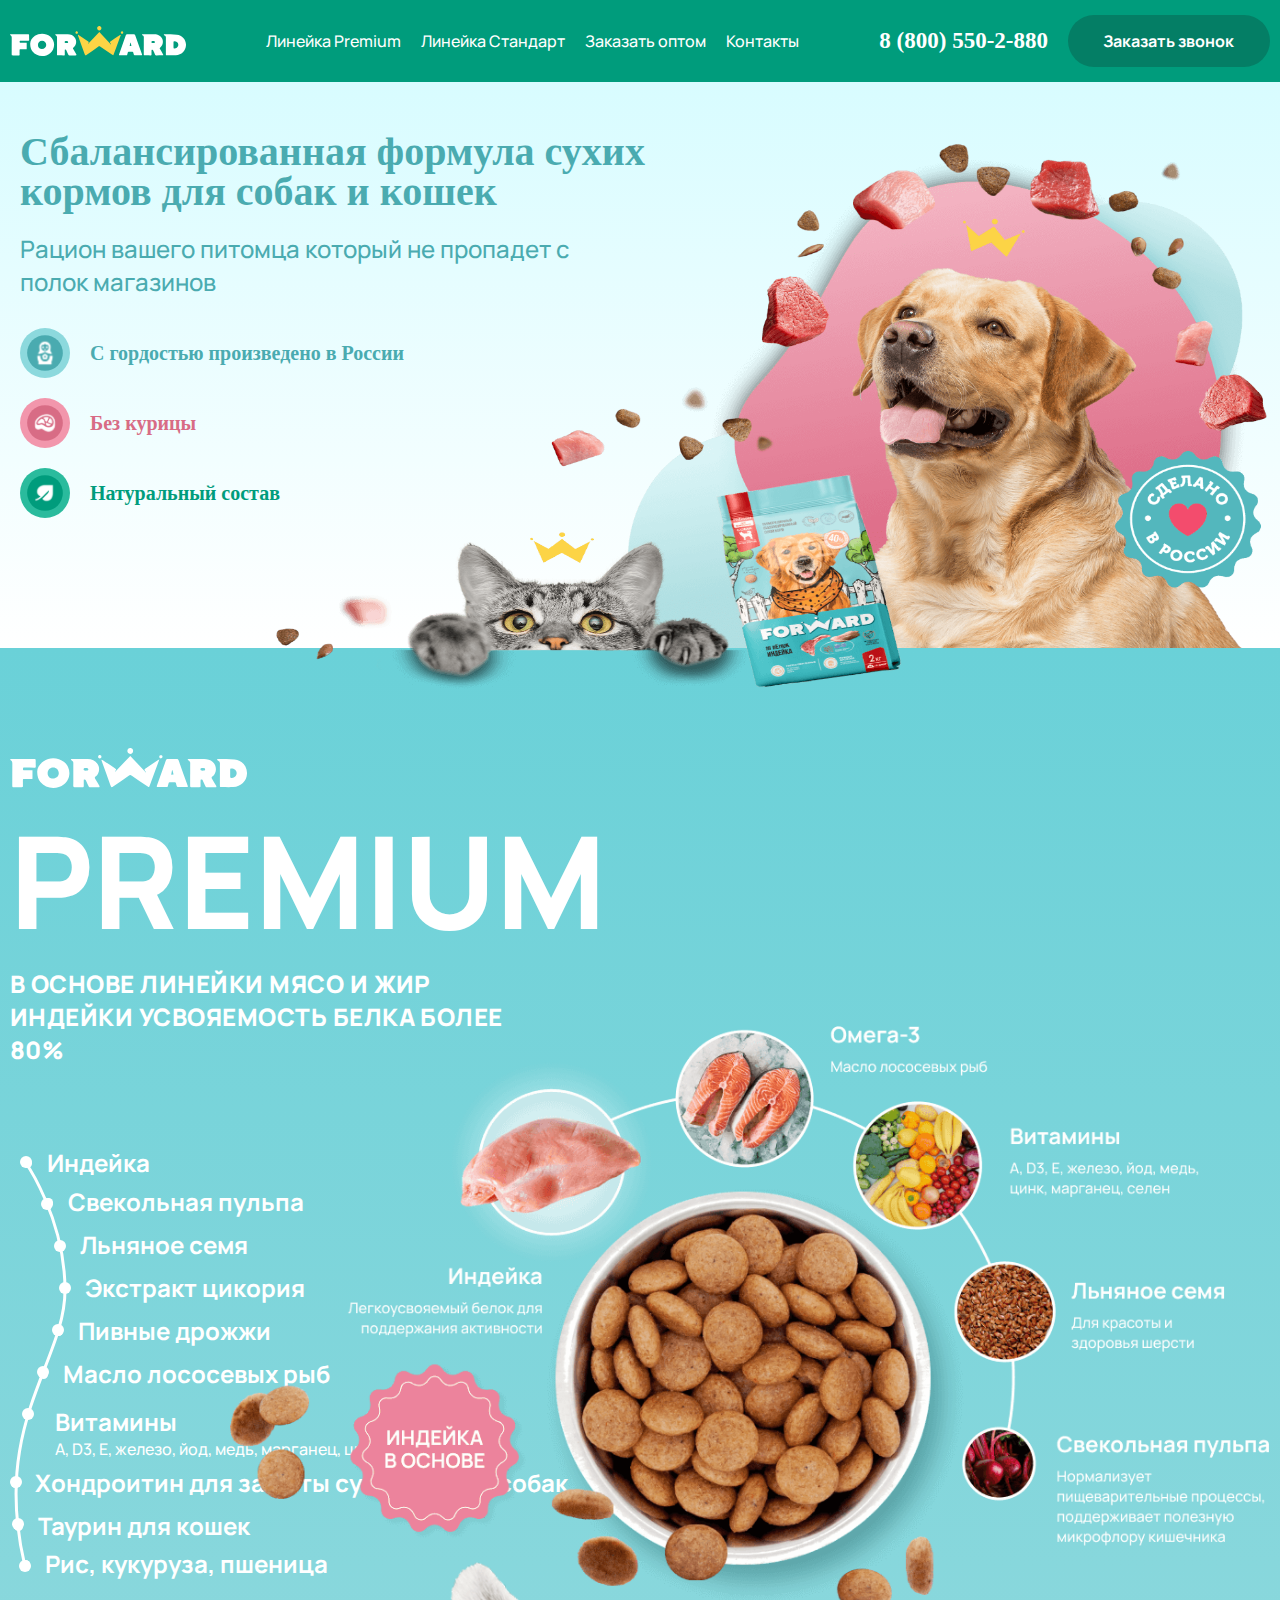
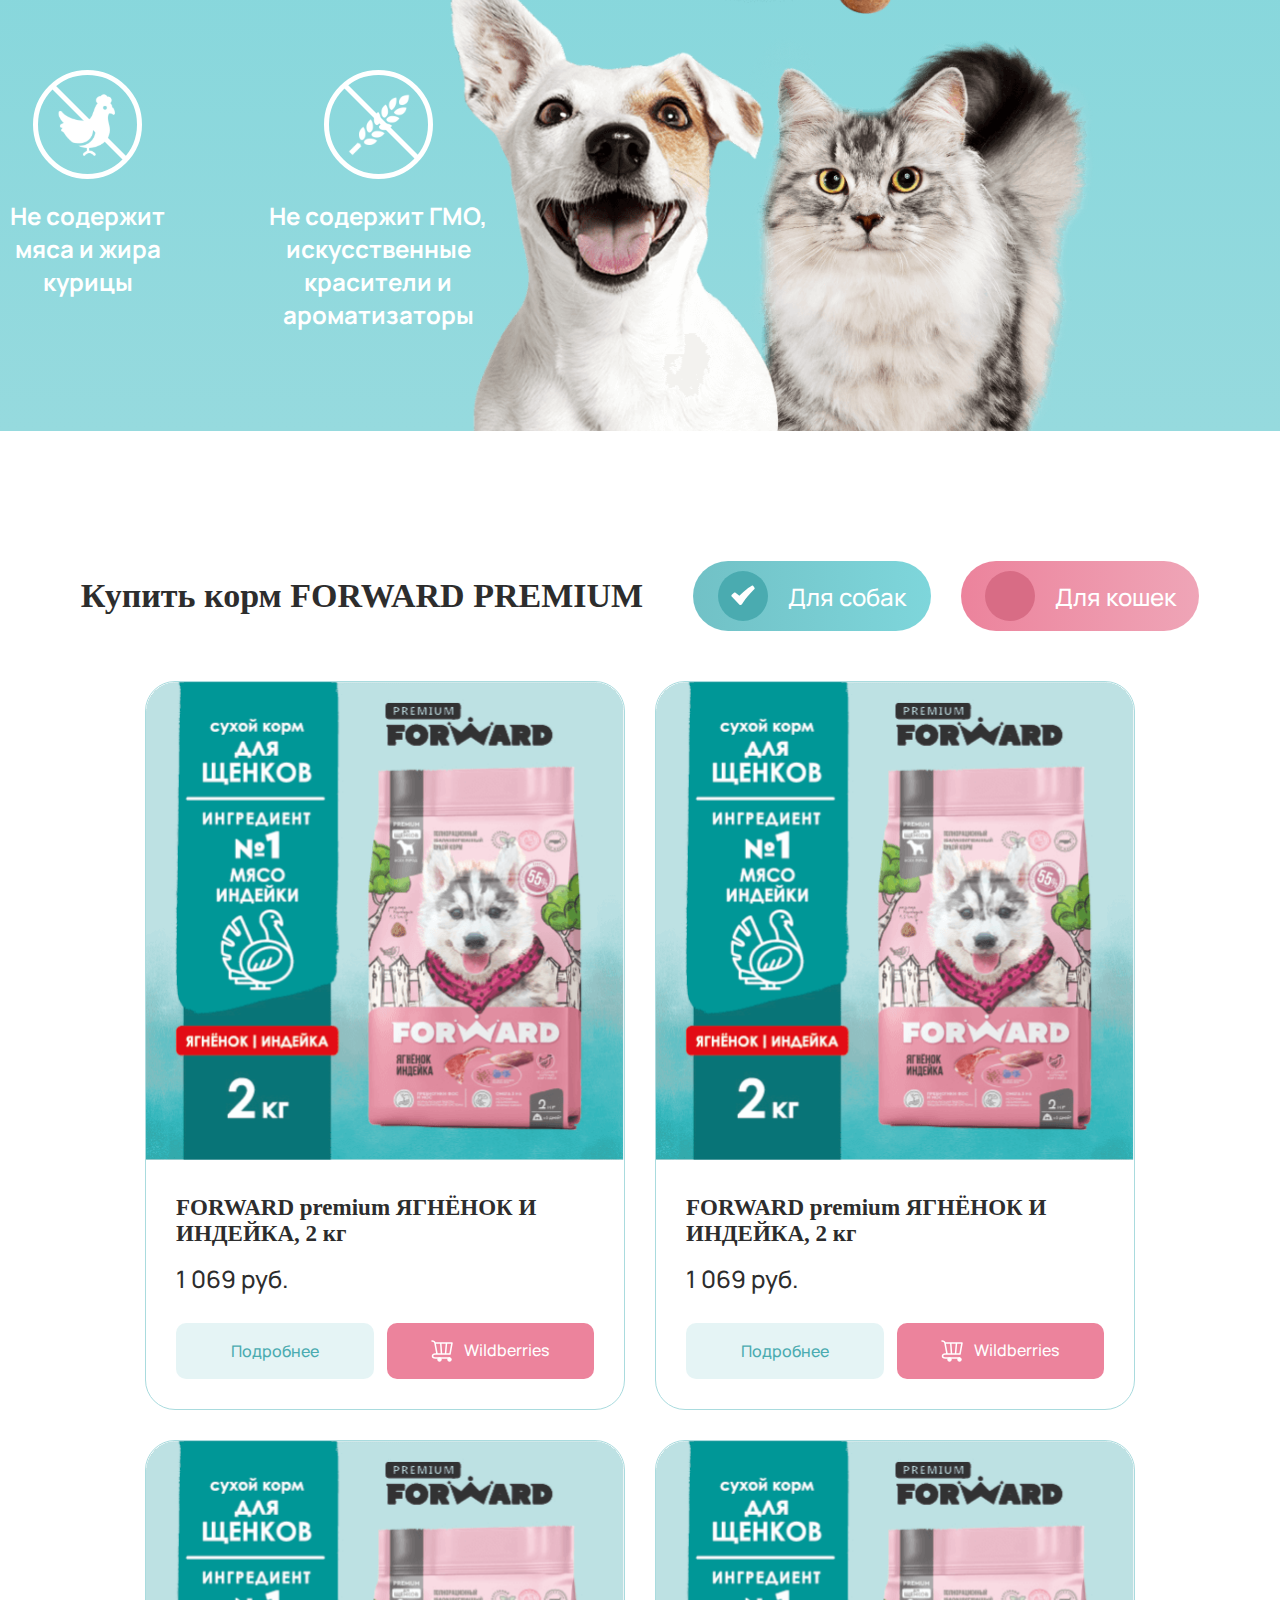
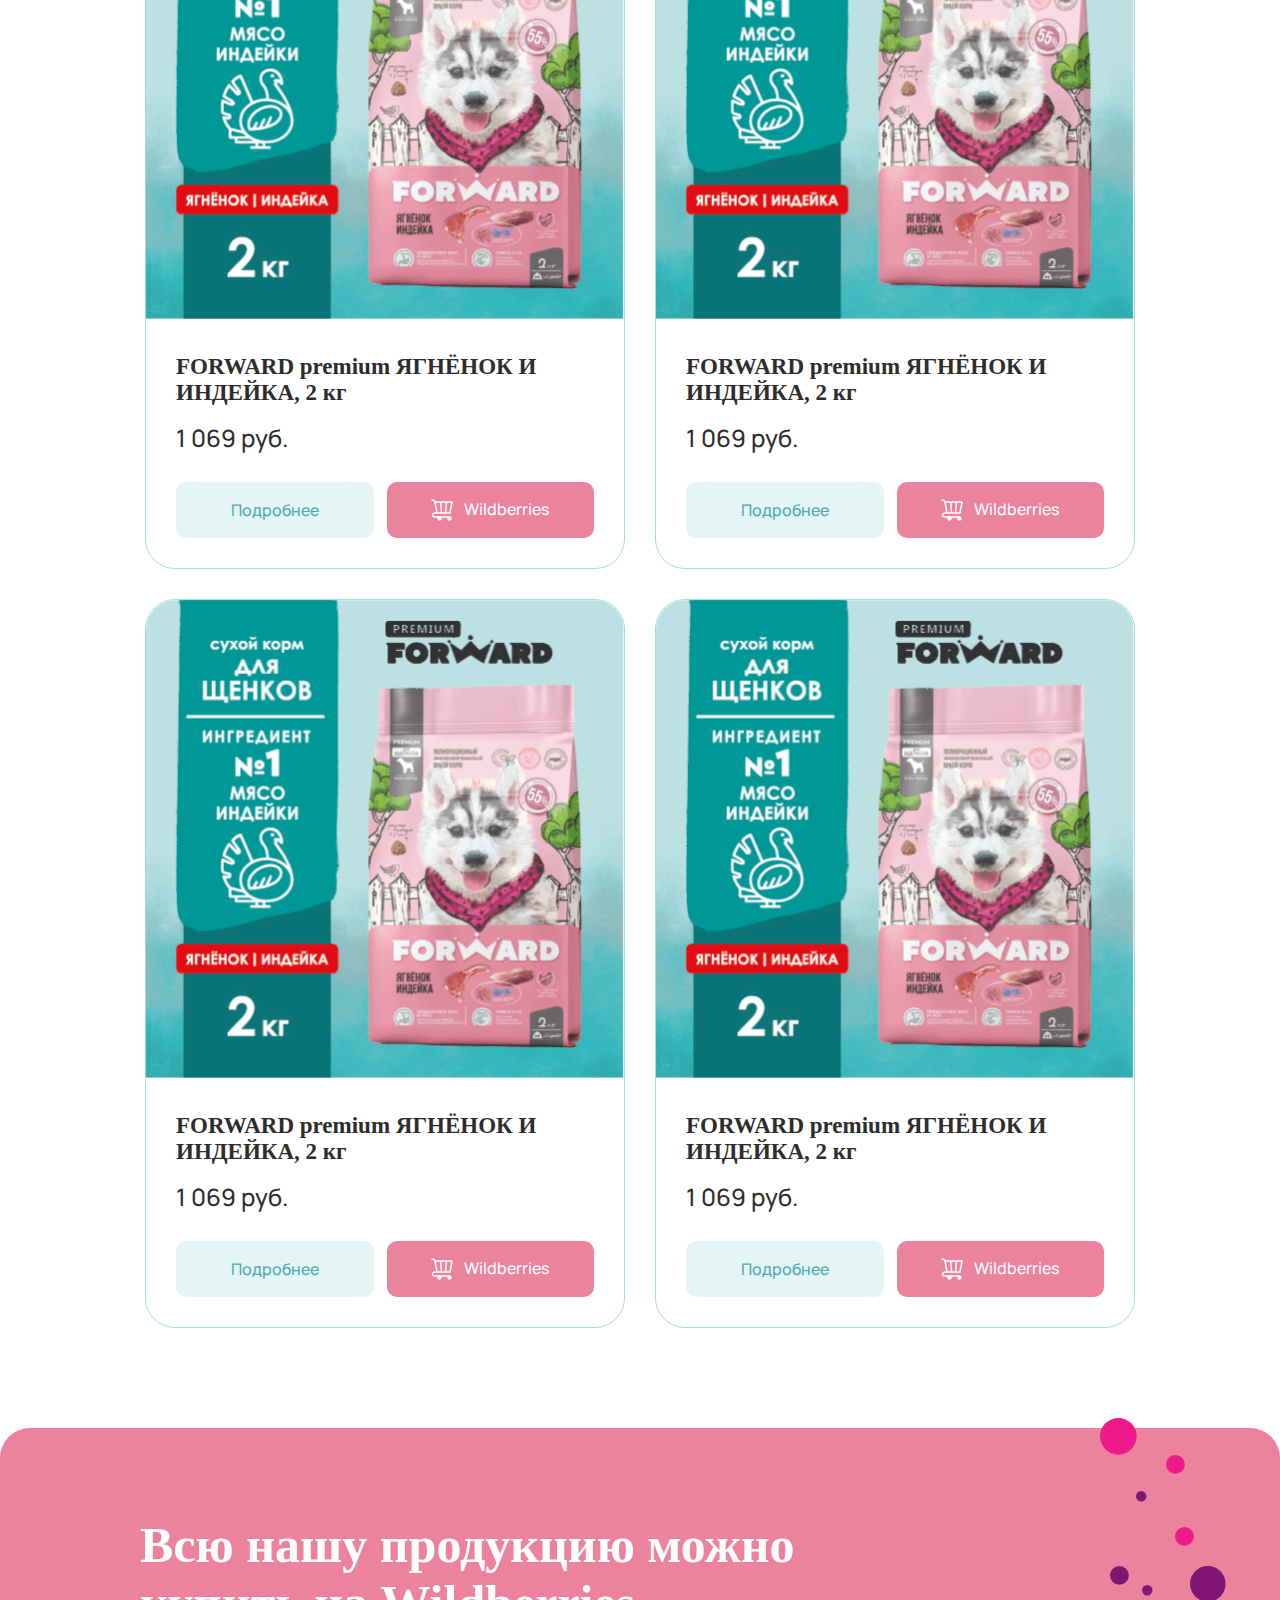
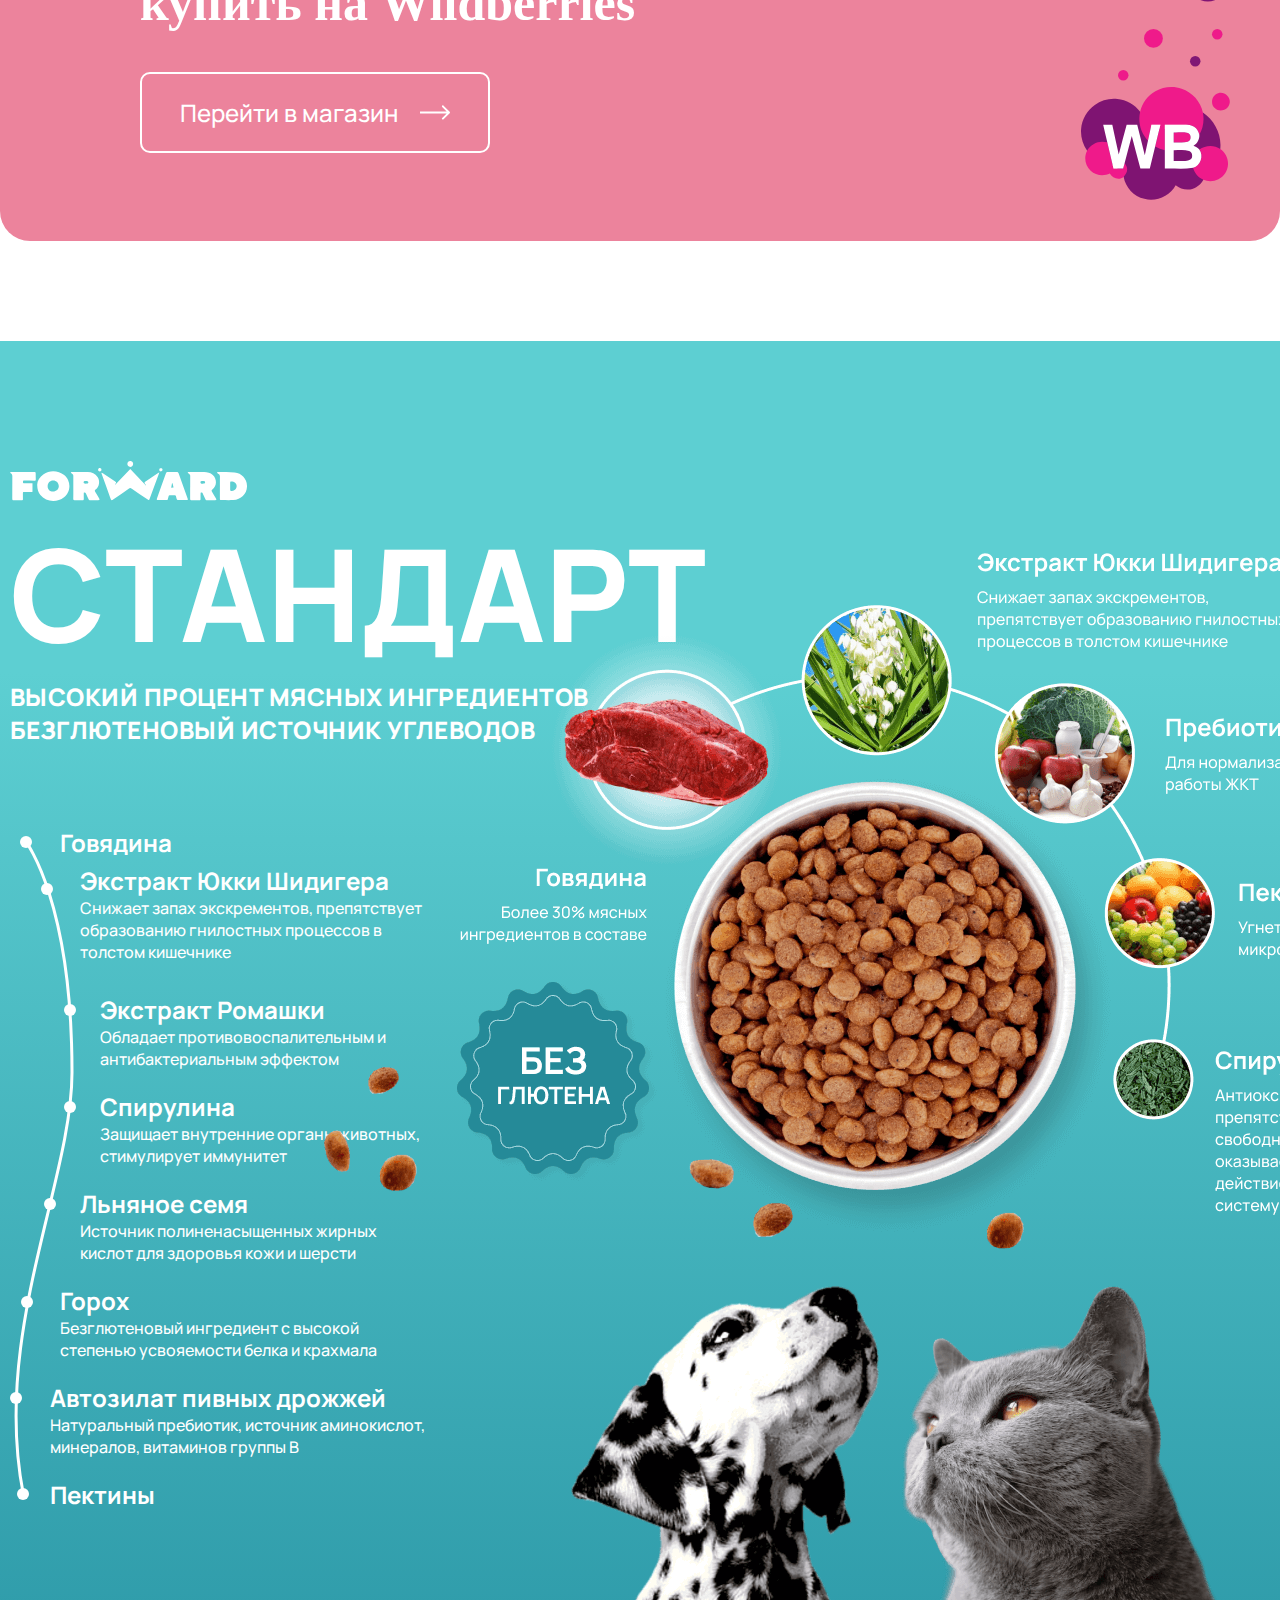
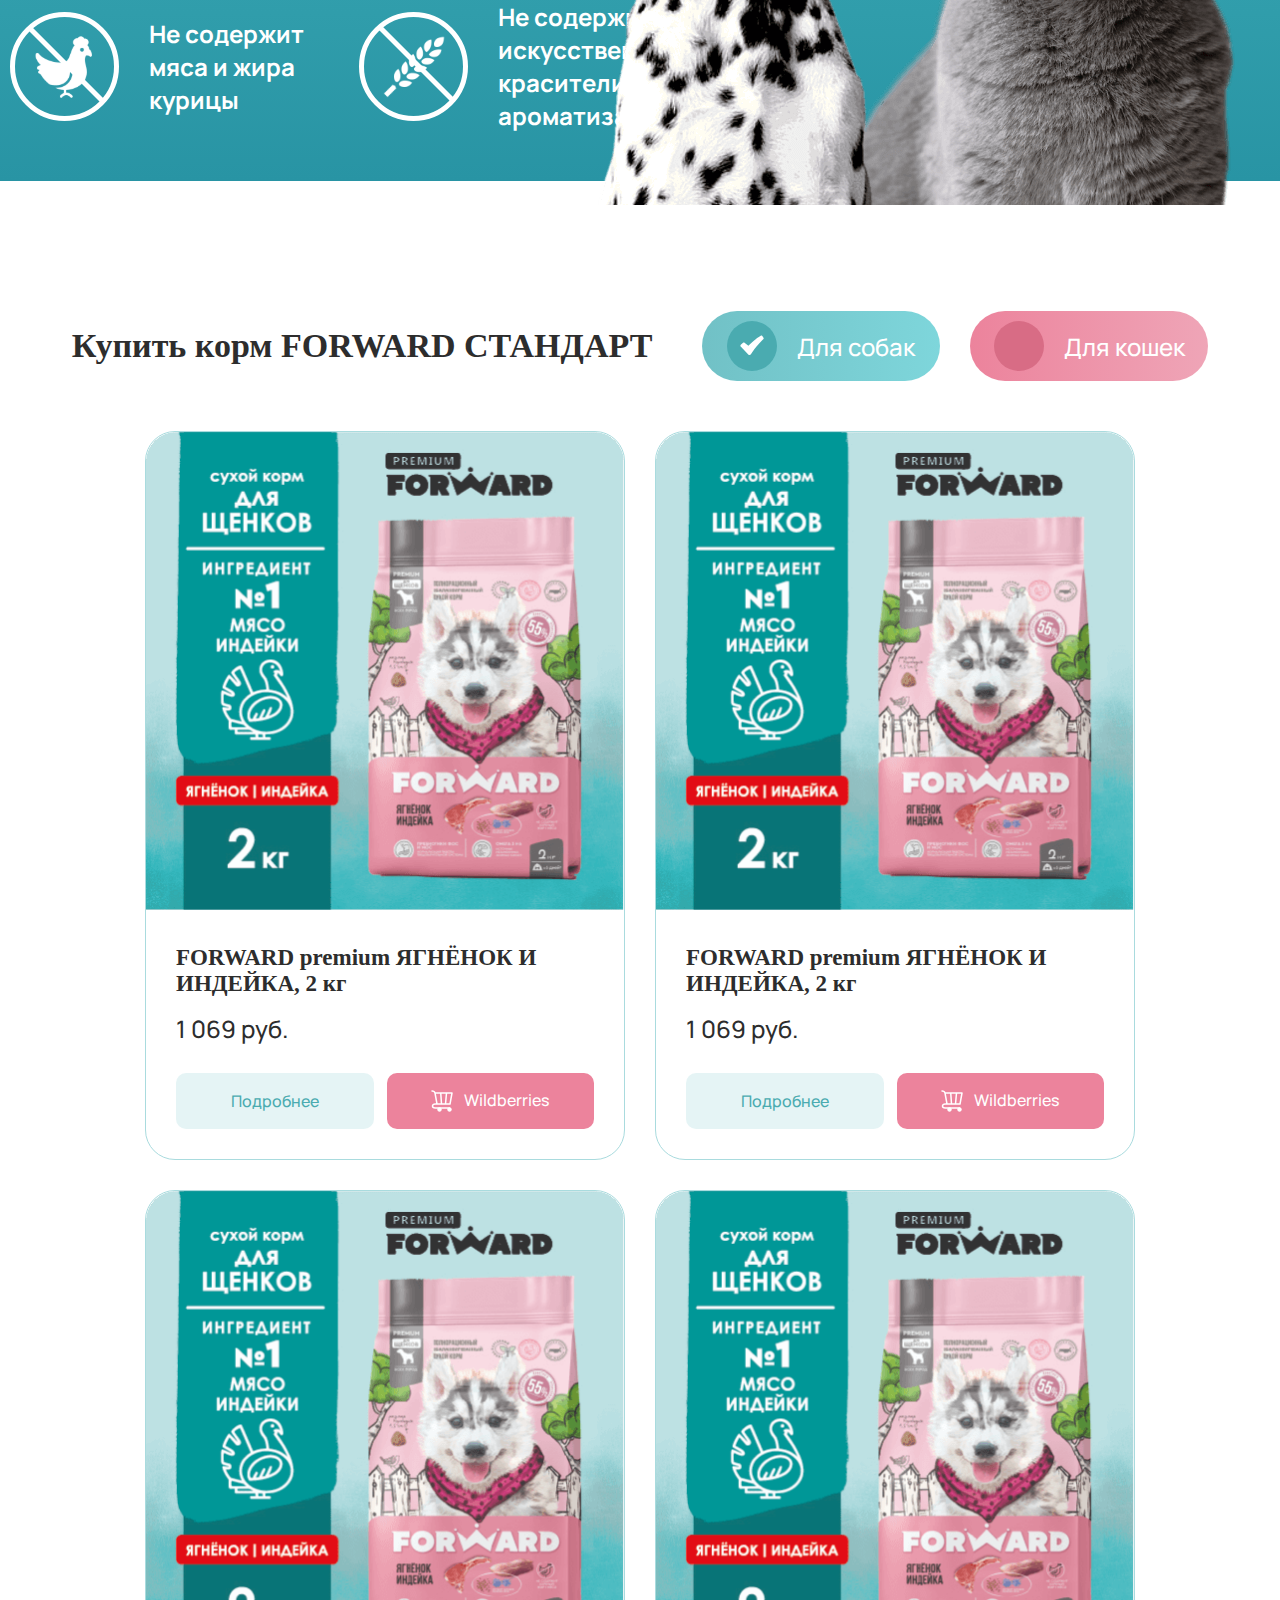
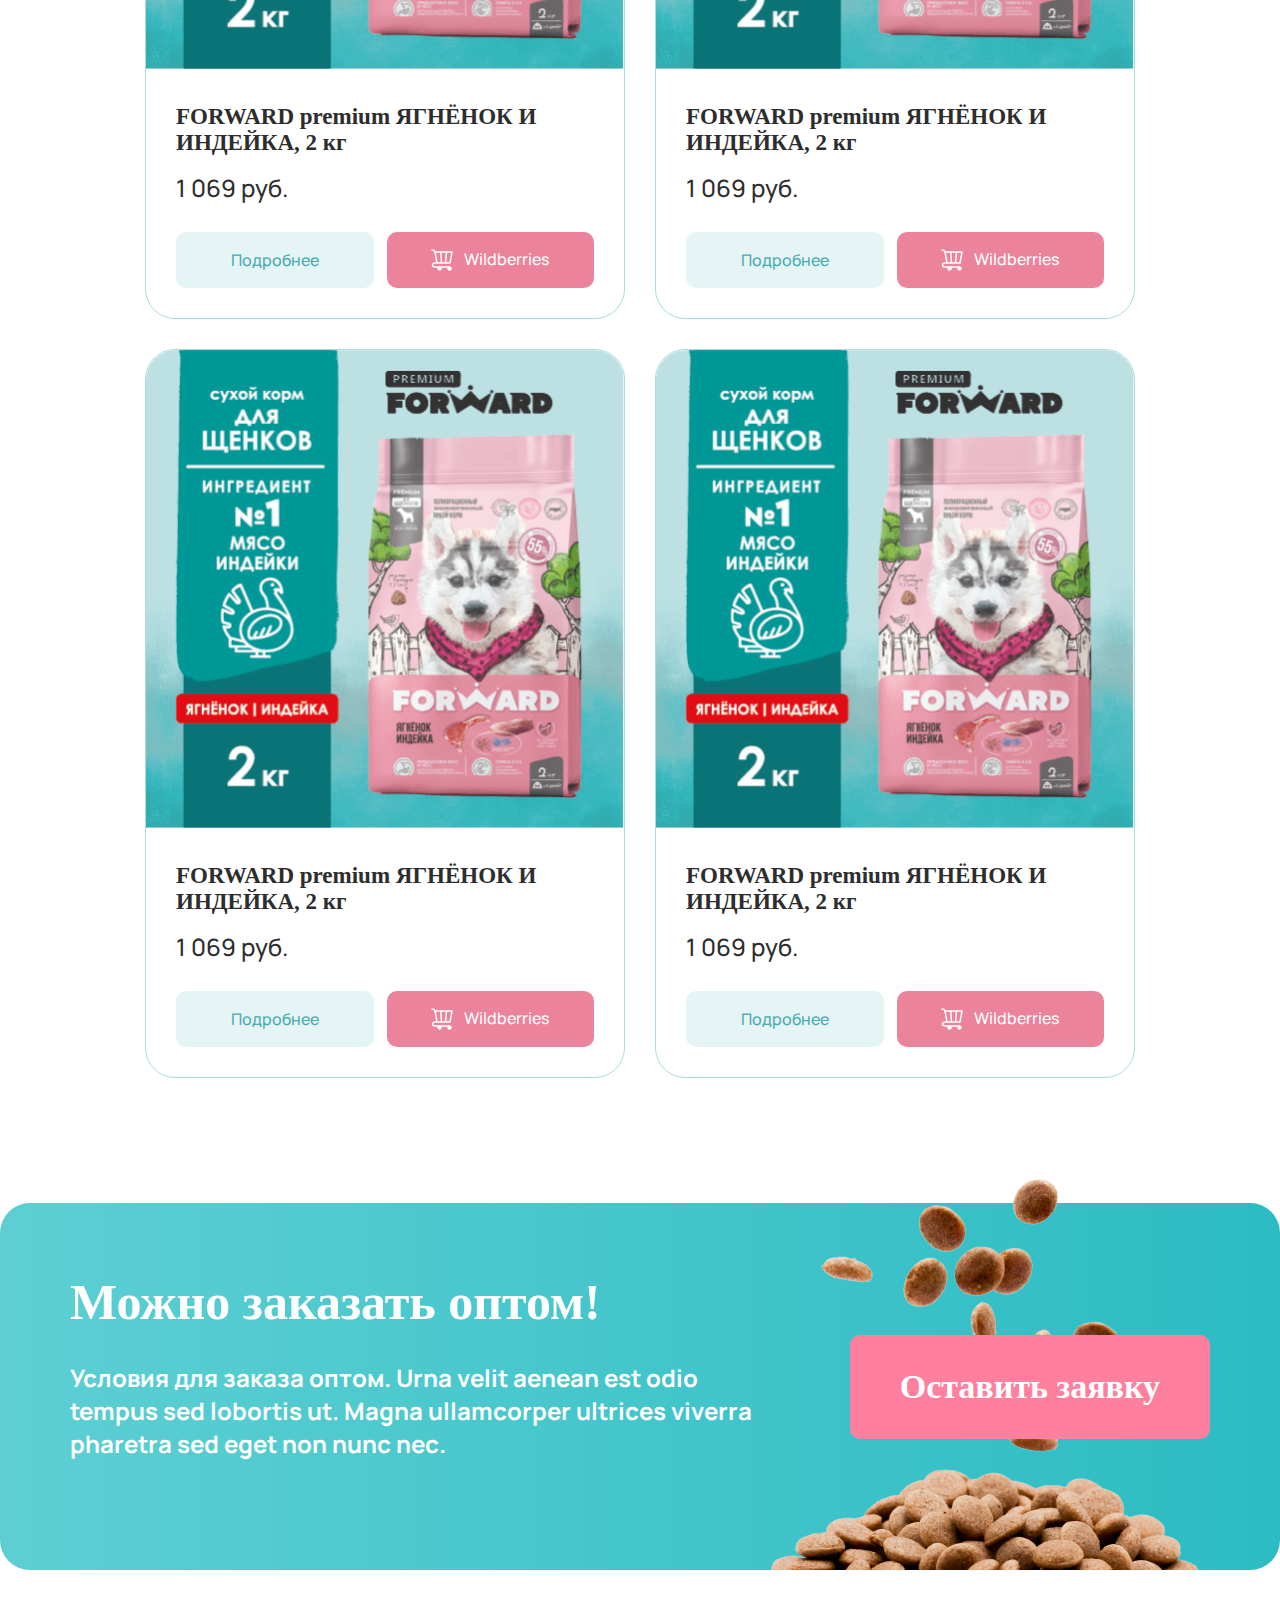
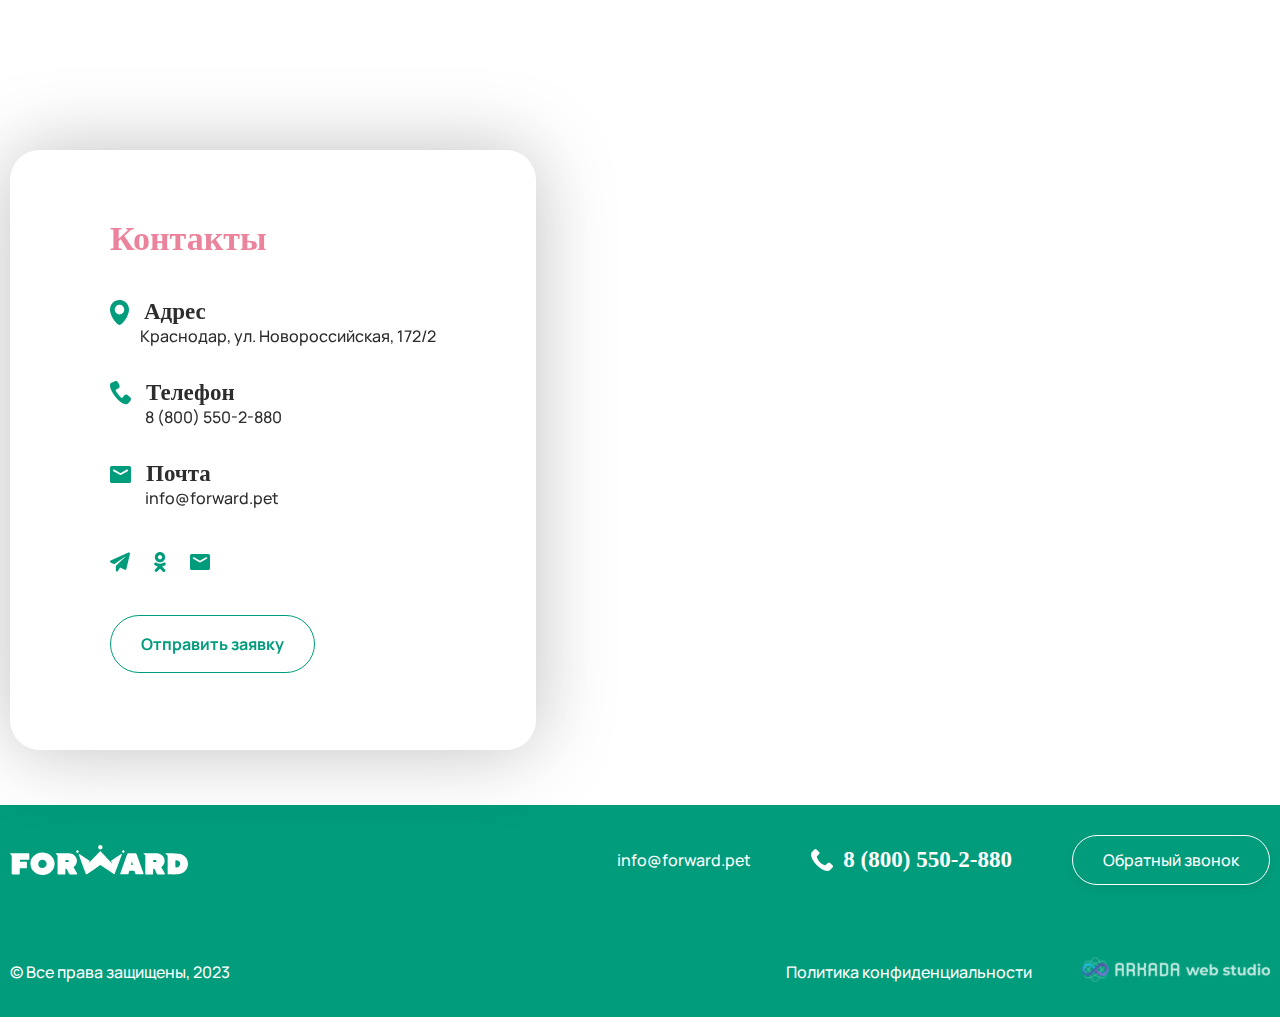
<file: index.html>
<!DOCTYPE html>
<html lang="ru">
<head>
    <meta charset="UTF-8">
    <meta name="viewport" content="width=device-width, initial-scale=1.0">
    <link rel="stylesheet" href="https://cdn.jsdelivr.net/npm/swiper@10/swiper-bundle.min.css">
    <link rel="preconnect" href="https://fonts.googleapis.com">
    <link rel="preconnect" href="https://fonts.googleapis.com">
    <link rel="preconnect" href="https://fonts.gstatic.com" crossorigin>
    <link href="https://db.onlinewebfonts.com/c/5d23cb75253ca214c8715a65ab8286bd?family=Museo+Cyrl+700" rel="stylesheet">
    <link href="https://fonts.googleapis.com/css2?family=Manrope:wght@500;700;800&display=swap" rel="stylesheet">
    <link rel="stylesheet" href="./css/normalize.css">
    <link rel="stylesheet" href="./css/reset.css">
    <link rel="stylesheet" href="./css/style.css">
    <title>Forward</title>
</head>
<body>
    <div class="wrapper">
        <header class="header">
            <div class="container header__inner">
                <img src="./img/icon/logo.svg" alt="logo">
                <nav class="header__menu">
                    <ul>
                        <li><a href="#premium">Линейка Premium</a></li>
                        <li><a href="#standart">Линейка Стандарт</a></li>
                        <li><a href="#wholesale">Заказать оптом</a></li>
                        <li><a href="#contact">Контакты</a></li>
                    </ul>
                </nav>
                <div class="header__contact">
                    <a href="tel:88005502880">8 (800) 550-2-880</a>
                    <button class="button js-order">Заказать звонок</button>
                </div>

                <!-- Скрытое мею сайта -->

                <div class="menu-hidden">
                    <button class="menu-hidden__menu-btn-open" onclick="openNav()">☰</button>
                </div>
                <div id="mySidenav" class="sidenav">
                    <span  class="sidenav__closebtn" onclick="closeNav()">×</span>
                    <ul>
                        <li><a href="#">Линейка Premium</a></li>
                        <li><a href="#">Линейка Стандарт</a></li>
                        <li><a href="#">Заказать оптом</a></li>
                        <li><a href="#">Контакты</a></li>
                    </ul>
                    <div class="sidenav__contact">
                        <a href="tel:88005502880">8 (800) 550-2-880</a>
                        <button class="button js-order">Заказать звонок</button>
                    </div>
                </div>

            </div>
        </header>

        <main class="main">

            <section class="top">
                <div class="container top__inner">
                        <div class="top__content">
                            <h1 class="top__title">
                                Сбалансированная формула сухих кормов для собак и кошек
                            </h1>
                            <p>Рацион вашего питомца который не пропадет с полок магазинов</p>
                            <div class="top__box">
                                <div class="top__box-in">
                                    <img src="./img/icon/top-box-icon1.svg" alt="">
                                    <p>С гордостью произведено в России</p>
                                </div>
                                <div class="top__box-in">
                                    <img src="./img/icon/top-box-icon2.svg" alt="">
                                    <p>Без курицы</p>
                                </div>
                                <div class="top__box-in">
                                    <img src="./img/icon/top-box-icon3.svg" alt="">
                                    <p>Натуральный состав</p>
                                </div>
                            </div>
                        </div>
                        <img src="./img/top-dog-banner.png" alt="">
                        <img src="./img/top-cat-banner.png" alt="">
                </div>
            </section>

            <section id="premium" class="premium mobile-hide">
                <div class="container premium__inner">
                    <div class="premium__content">
                        <img src="./img/icon/logo-2.svg" alt="">
                        <h2 class="premium__content-title">Premium</h2>
                        <p>
                            В основе линейки мясо и жир индейки
                            Усвояемость белка более 80%
                        </p>

                        <ul class="premium__content-list">
                            <li>Индейка</li>
                            <li>Свекольная пульпа</li>
                            <li>Льняное семя</li>
                            <li>Экстракт цикория</li>
                            <li>Пивные дрожжи</li>
                            <li>Масло лососевых рыб</li>
                            <li>
                                Витамины
                                <span>А, D3, E, железо, йод, медь, марганец, цинк, селен</span>
                            </li>
                            <li>Хондроитин для защиты суставов для собак</li>
                            <li>Таурин для кошек</li>
                            <li>Рис, кукуруза, пшеница</li>
                        </ul>

                        <div class="premium__content-in">
                            <ul>
                                <li>
                                    <img src="./img/icon/fats-icon.svg" alt="">
                                    <p>Не содержит мяса и жира курицы</p>
                                </li>
                                <li>
                                    <img src="./img/icon/no-gmo-icon.svg" alt="">
                                    <p>Не содержит ГМО, искусственные красители и ароматизаторы</p>
                                </li>
                            </ul>
                        </div>
                    </div>
                    <img src="./img/premium-block-img.png" alt="">
                </div>
            </section>
            <section class="premium-mobile">
                <div class="container">
                    <div class="premium_mobileMain">
                        <div class="prem-logo">
                            <img src="./img/prem/logo.png" alt="">
                        </div>
                        <div class="prem-title">
                            <h3>СТАНДАРТ</h3>
                            <p>высокий процент мясных ингредиентов безглютеновый источник углеводов</p>
                        </div>
                        <div class="prem-list">
                            <ul class="prem_default--list">
                                <li>Говядина</li>
                                <li>Экстракт Юкки Шидигера <span>Снижает запах экскрементов, препятствует образованию гнилостных процессов в толстом кишечнике</span></li>
                                <li>Экстракт Ромашки <span>Обладает противовоспалительным и антибактериальным эффектом</span></li>
                                <li>Спирулина <span>Защищает внутренние органы животных, стимулирует иммунитет</span></li>
                                <li>Льняное семя <span>Источник полиненасыщенных жирных кислот для здоровья кожи и шерсти</span></li>
                                <li>Горох <span>Безглютеновый ингредиент с высокой степенью усвояемости белка и крахмала</span> </li>
                                <li>Автозилат пивных дрожжей <span>Натуральный пребиотик, источник аминокислот, минералов, витаминов группы В</span></li>
                                <li>Пектины</li>
                            </ul>
                            <ul class="prem_img--list">
                                <li>
                                    <div class="prem_itemImg">
                                        <img src="./img/prem/prem-0.png" alt="">
                                    </div>
                                    <p>Не содержит мяса и жира курицы</p>
                                </li>
                                <li>
                                    <div class="prem_itemImg">
                                        <img src="./img/prem/prem-1.png" alt="">
                                    </div>
                                    <p>Не содержит ГМО, искусственные красители и ароматизаторы</p>
                                </li>
                            </ul>
                        </div>
                        <div class="prev-custom">
                            <ul class="content-prev">
                                <li >
                                    <h4>Говядина</h4>
                                    <p>Более 30% мясных ингредиентов в составе</p>
                                </li>
                                <li>
                                    <h4>Трава</h4>
                                    <p>Более 30% мясных ингредиентов в составе</p>
                                </li>
                                <li>
                                    <h4>Курица</h4>
                                    <p>Более 30% мясных ингредиентов в составе</p>
                                </li>
                                <li>
                                    <h4>Оленятина</h4>
                                    <p>Более 30% мясных ингредиентов в составе</p>
                                </li>
                                <li>
                                    <h4>Кролик</h4>
                                    <p>Более 30% мясных ингредиентов в составе</p>
                                </li>
                            </ul>
                            <div class="prem-img">
                                <ul class="img-prem-list">
                                    <li data-index="0" class="active">
                                        <img src="./img/prem/custom-1.png" alt="">
                                    </li>
                                    <li data-index="1">
                                        <img src="./img/prem/custom-2.png" alt="">
                                    </li>
                                    <li data-index="2">
                                        <img src="./img/prem/custom-3.png" alt="">
                                    </li>
                                    <li data-index="3">
                                        <img src="./img/prem/custom-4.png" alt="">
                                    </li>
                                    <li data-index="4">
                                        <img src="./img/prem/custom-5.png" alt="">
                                    </li>
                                </ul>
                                <img src="./img/prem/prem-big.png" alt="">
                            </div>
                        </div>
                    </div>
                </div>
            </section>

            <section class="choice">
                <div class="container choice__inner">
                    <div class="choice__top">
                        <h2 class="choice__top-title">Купить корм FORWARD PREMIUM</h2>
                        <form class="choice__top-buttons">
                                <label class="choice__top-buttons-label">
                                    <input class="choice__top-buttons-input blue" type="radio" name="tab_input"  checked>
                                    Для собак
                                </label>
    
                                <label class="choice__top-buttons-label">
                                    <input class="choice__top-buttons-input pinck" type="radio" name="tab_input" >
                                    Для кошек
                                </label>
                        </form>
                    </div>
                    <div class="choice__choice">
                        <div class="choice__choice-item">
                            <div class="mini-card-product">
                                <img src="./img/card-min-img.png" alt="картинка товара">
                                <div class="mini-card-product__content">
                                    <h4 class="mini-card-product__content-title">FORWARD premium ЯГНЁНОК И ИНДЕЙКА, 2 кг</h4>
                                    <span class="mini-card-product__content-price">1 069 руб.</span>
                                    <div class="mini-card-product__content-btns">
                                        <a href="./card-product.html">Подробнее</a>
                                        <a href="#">Wildberries</a>
                                    </div>
                                </div>
                            </div>
                            <div class="mini-card-product">
                                <img src="./img/card-min-img.png" alt="картинка товара">
                                <div class="mini-card-product__content">
                                    <h4 class="mini-card-product__content-title">FORWARD premium ЯГНЁНОК И ИНДЕЙКА, 2 кг</h4>
                                    <span class="mini-card-product__content-price">1 069 руб.</span>
                                    <div class="mini-card-product__content-btns">
                                        <a href="./card-product.html">Подробнее</a>
                                        <a href="#">Wildberries</a>
                                    </div>
                                </div>
                            </div>
                            <div class="mini-card-product">
                                <img src="./img/card-min-img.png" alt="картинка товара">
                                <div class="mini-card-product__content">
                                    <h4 class="mini-card-product__content-title">FORWARD premium ЯГНЁНОК И ИНДЕЙКА, 2 кг</h4>
                                    <span class="mini-card-product__content-price">1 069 руб.</span>
                                    <div class="mini-card-product__content-btns">
                                        <a href="./card-product.html">Подробнее</a>
                                        <a href="#">Wildberries</a>
                                    </div>
                                </div>
                            </div>
                            <div class="mini-card-product">
                                <img src="./img/card-min-img.png" alt="картинка товара">
                                <div class="mini-card-product__content">
                                    <h4 class="mini-card-product__content-title">FORWARD premium ЯГНЁНОК И ИНДЕЙКА, 2 кг</h4>
                                    <span class="mini-card-product__content-price">1 069 руб.</span>
                                    <div class="mini-card-product__content-btns">
                                        <a href="./card-product.html">Подробнее</a>
                                        <a href="#">Wildberries</a>
                                    </div>
                                </div>
                            </div>
                            <div class="mini-card-product">
                                <img src="./img/card-min-img.png" alt="картинка товара">
                                <div class="mini-card-product__content">
                                    <h4 class="mini-card-product__content-title">FORWARD premium ЯГНЁНОК И ИНДЕЙКА, 2 кг</h4>
                                    <span class="mini-card-product__content-price">1 069 руб.</span>
                                    <div class="mini-card-product__content-btns">
                                        <a href="./card-product.html">Подробнее</a>
                                        <a href="#">Wildberries</a>
                                    </div>
                                </div>
                            </div>
                            <div class="mini-card-product">
                                <img src="./img/card-min-img.png" alt="картинка товара">
                                <div class="mini-card-product__content">
                                    <h4 class="mini-card-product__content-title">FORWARD premium ЯГНЁНОК И ИНДЕЙКА, 2 кг</h4>
                                    <span class="mini-card-product__content-price">1 069 руб.</span>
                                    <div class="mini-card-product__content-btns">
                                        <a href="./card-product.html">Подробнее</a>
                                        <a href="#">Wildberries</a>
                                    </div>
                                </div>
                            </div>
                        </div>
                        <div class="choice__choice-item">
                            <div class="mini-card-product">
                                <img src="./img/card-min-img.png" alt="картинка товара">
                                <div class="mini-card-product__content">
                                    <h4 class="mini-card-product__content-title">FORWARD premium ЯГНЁНОК И ИНДЕЙКА, 2 кг</h4>
                                    <span class="mini-card-product__content-price">1 069 руб.</span>
                                    <div class="mini-card-product__content-btns">
                                        <a href="./card-product.html">Подробнее</a>
                                        <a href="#">Wildberries</a>
                                    </div>
                                </div>
                            </div>
                            <div class="mini-card-product">
                                <img src="./img/card-min-img.png" alt="картинка товара">
                                <div class="mini-card-product__content">
                                    <h4 class="mini-card-product__content-title">FORWARD premium ЯГНЁНОК И ИНДЕЙКА, 2 кг</h4>
                                    <span class="mini-card-product__content-price">1 069 руб.</span>
                                    <div class="mini-card-product__content-btns">
                                        <a href="./card-product.html">Подробнее</a>
                                        <a href="#">Wildberries</a>
                                    </div>
                                </div>
                            </div>
                            <div class="mini-card-product">
                                <img src="./img/card-min-img.png" alt="картинка товара">
                                <div class="mini-card-product__content">
                                    <h4 class="mini-card-product__content-title">FORWARD premium ЯГНЁНОК И ИНДЕЙКА, 2 кг</h4>
                                    <span class="mini-card-product__content-price">1 069 руб.</span>
                                    <div class="mini-card-product__content-btns">
                                        <a href="./card-product.html">Подробнее</a>
                                        <a href="#">Wildberries</a>
                                    </div>
                                </div>
                            </div>
                            <div class="mini-card-product">
                                <img src="./img/card-min-img.png" alt="картинка товара">
                                <div class="mini-card-product__content">
                                    <h4 class="mini-card-product__content-title">FORWARD premium ЯГНЁНОК И ИНДЕЙКА, 2 кг</h4>
                                    <span class="mini-card-product__content-price">1 069 руб.</span>
                                    <div class="mini-card-product__content-btns">
                                        <a href="./card-product.html">Подробнее</a>
                                        <a href="#">Wildberries</a>
                                    </div>
                                </div>
                            </div>
                        </div>
                    </div>
                </div>
            </section>



            <section class="wb-card">
                <div class="container wb-card__inner">
                    <div class="wb-card__content">
                        <h2 class="wb-card__content-title">Всю нашу продукцию можно купить на Wildberries</h2>
                        <a href="#">Перейти в магазин</a>
                    </div>
                    <img src="./img/wb-card-img.png" alt="">
                    <img src="./img/icon/wb-logo-card.svg" alt="">
                </div>
            </section>

            <section id="standart" class="standart">
                <div class="container standart__inner">
                    <div class="standart__content">
                        <img src="./img/icon/logo-2.svg" alt="">
                        <h2 class="standart__content-title">СТАНДАРТ</h2>
                        <p>
                            высокий процент мясных ингредиентов
                            безглютеновый источник углеводов
                        </p>

                        <div class="standart__content-list">
                            <p>Говядина</p>
                            <p>
                                Экстракт Юкки Шидигера
                                <span>Снижает запах экскрементов, препятствует образованию гнилостных процессов в толстом кишечнике</span>
                            </p>
                            <p>
                                Экстракт Ромашки
                                <span>Обладает противовоспалительным и антибактериальным эффектом</span>
                            </p>
                            <p>
                                Спирулина
                                <span>Защищает внутренние органы животных, стимулирует иммунитет</span>
                            </p>
                            <p>
                                Льняное семя
                                <span>Источник полиненасыщенных жирных кислот для здоровья кожи и шерсти</span>
                            </p>
                            <p>
                                Горох 
                                <span>Безглютеновый ингредиент с высокой степенью усвояемости белка и крахмала</span>
                            </p>
                            <p>
                                Автозилат пивных дрожжей 
                                <span>Натуральный пребиотик, источник аминокислот, минералов, витаминов группы В</span>
                            </p>
                            <p>Пектины</p>
                        </div>

                        <div class="standart__content-in">
                            <ul>
                                <li>
                                    <img src="./img/icon/fats-icon.svg" alt="">
                                    <p>Не содержит мяса и жира курицы</p>
                                </li>
                                <li>
                                    <img src="./img/icon/no-gmo-icon.svg" alt="">
                                    <p>Не содержит ГМО, искусственные красители и ароматизаторы</p>
                                </li>
                            </ul>
                        </div>
                    </div>
                    <img src="./img/standart-block-img.png" alt="">
                </div>
            </section>

            <section class="choice">
                <div class="container choice__inner">
                    <div class="choice__top">
                        <h2 class="choice__top-title">Купить корм FORWARD СТАНДАРТ</h2>
                        <form class="choice__top-buttons">
                                <label class="choice__top-buttons-label">
                                    <input class="choice__top-buttons-input blue" type="radio" name="tab_input"  checked>
                                    Для собак
                                </label>
    
                                <label class="choice__top-buttons-label">
                                    <input class="choice__top-buttons-input pinck" type="radio" name="tab_input" >
                                    Для кошек
                                </label>
                        </form>
                    </div>
                    <div class="choice__choice">
                        <div class="choice__choice-item">
                            <div class="mini-card-product">
                                <img src="./img/card-min-img.png" alt="картинка товара">
                                <div class="mini-card-product__content">
                                    <h4 class="mini-card-product__content-title">FORWARD premium ЯГНЁНОК И ИНДЕЙКА, 2 кг</h4>
                                    <span class="mini-card-product__content-price">1 069 руб.</span>
                                    <div class="mini-card-product__content-btns">
                                        <a href="./card-product.html">Подробнее</a>
                                        <a href="#">Wildberries</a>
                                    </div>
                                </div>
                            </div>
                            <div class="mini-card-product">
                                <img src="./img/card-min-img.png" alt="картинка товара">
                                <div class="mini-card-product__content">
                                    <h4 class="mini-card-product__content-title">FORWARD premium ЯГНЁНОК И ИНДЕЙКА, 2 кг</h4>
                                    <span class="mini-card-product__content-price">1 069 руб.</span>
                                    <div class="mini-card-product__content-btns">
                                        <a href="./card-product.html">Подробнее</a>
                                        <a href="#">Wildberries</a>
                                    </div>
                                </div>
                            </div>
                            <div class="mini-card-product">
                                <img src="./img/card-min-img.png" alt="картинка товара">
                                <div class="mini-card-product__content">
                                    <h4 class="mini-card-product__content-title">FORWARD premium ЯГНЁНОК И ИНДЕЙКА, 2 кг</h4>
                                    <span class="mini-card-product__content-price">1 069 руб.</span>
                                    <div class="mini-card-product__content-btns">
                                        <a href="./card-product.html">Подробнее</a>
                                        <a href="#">Wildberries</a>
                                    </div>
                                </div>
                            </div>
                            <div class="mini-card-product">
                                <img src="./img/card-min-img.png" alt="картинка товара">
                                <div class="mini-card-product__content">
                                    <h4 class="mini-card-product__content-title">FORWARD premium ЯГНЁНОК И ИНДЕЙКА, 2 кг</h4>
                                    <span class="mini-card-product__content-price">1 069 руб.</span>
                                    <div class="mini-card-product__content-btns">
                                        <a href="./card-product.html">Подробнее</a>
                                        <a href="#">Wildberries</a>
                                    </div>
                                </div>
                            </div>
                            <div class="mini-card-product">
                                <img src="./img/card-min-img.png" alt="картинка товара">
                                <div class="mini-card-product__content">
                                    <h4 class="mini-card-product__content-title">FORWARD premium ЯГНЁНОК И ИНДЕЙКА, 2 кг</h4>
                                    <span class="mini-card-product__content-price">1 069 руб.</span>
                                    <div class="mini-card-product__content-btns">
                                        <a href="./card-product.html">Подробнее</a>
                                        <a href="#">Wildberries</a>
                                    </div>
                                </div>
                            </div>
                            <div class="mini-card-product">
                                <img src="./img/card-min-img.png" alt="картинка товара">
                                <div class="mini-card-product__content">
                                    <h4 class="mini-card-product__content-title">FORWARD premium ЯГНЁНОК И ИНДЕЙКА, 2 кг</h4>
                                    <span class="mini-card-product__content-price">1 069 руб.</span>
                                    <div class="mini-card-product__content-btns">
                                        <a href="./card-product.html">Подробнее</a>
                                        <a href="#">Wildberries</a>
                                    </div>
                                </div>
                            </div>
                        </div>
                        <div class="choice__choice-item">
                            <div class="mini-card-product">
                                <img src="./img/card-min-img.png" alt="картинка товара">
                                <div class="mini-card-product__content">
                                    <h4 class="mini-card-product__content-title">FORWARD premium ЯГНЁНОК И ИНДЕЙКА, 2 кг</h4>
                                    <span class="mini-card-product__content-price">1 069 руб.</span>
                                    <div class="mini-card-product__content-btns">
                                        <a href="./card-product.html">Подробнее</a>
                                        <a href="#">Wildberries</a>
                                    </div>
                                </div>
                            </div>
                            <div class="mini-card-product">
                                <img src="./img/card-min-img.png" alt="картинка товара">
                                <div class="mini-card-product__content">
                                    <h4 class="mini-card-product__content-title">FORWARD premium ЯГНЁНОК И ИНДЕЙКА, 2 кг</h4>
                                    <span class="mini-card-product__content-price">1 069 руб.</span>
                                    <div class="mini-card-product__content-btns">
                                        <a href="./card-product.html">Подробнее</a>
                                        <a href="#">Wildberries</a>
                                    </div>
                                </div>
                            </div>
                            <div class="mini-card-product">
                                <img src="./img/card-min-img.png" alt="картинка товара">
                                <div class="mini-card-product__content">
                                    <h4 class="mini-card-product__content-title">FORWARD premium ЯГНЁНОК И ИНДЕЙКА, 2 кг</h4>
                                    <span class="mini-card-product__content-price">1 069 руб.</span>
                                    <div class="mini-card-product__content-btns">
                                        <a href="./card-product.html">Подробнее</a>
                                        <a href="#">Wildberries</a>
                                    </div>
                                </div>
                            </div>
                            <div class="mini-card-product">
                                <img src="./img/card-min-img.jpg" alt="картинка товара">
                                <div class="mini-card-product__content">
                                    <h4 class="mini-card-product__content-title">FORWARD premium ЯГНЁНОК И ИНДЕЙКА, 2 кг</h4>
                                    <span class="mini-card-product__content-price">1 069 руб.</span>
                                    <div class="mini-card-product__content-btns">
                                        <a href="./card-product.html">Подробнее</a>
                                        <a href="#">Wildberries</a>
                                    </div>
                                </div>
                            </div>
                            <div class="mini-card-product">
                                <img src="./img/card-min-img.png" alt="картинка товара">
                                <div class="mini-card-product__content">
                                    <h4 class="mini-card-product__content-title">FORWARD premium ЯГНЁНОК И ИНДЕЙКА, 2 кг</h4>
                                    <span class="mini-card-product__content-price">1 069 руб.</span>
                                    <div class="mini-card-product__content-btns">
                                        <a href="./card-product.html">Подробнее</a>
                                        <a href="#">Wildberries</a>
                                    </div>
                                </div>
                            </div>
                        </div>
                    </div>
                </div>
            </section>


            <section id="wholesale" class="opt-card">
                <div class="container opt-card__inner">
                    <div class="opt-card__content">
                        <h2 class="opt-card__content-title">Можно заказать оптом!</h2>
                        <p>Условия для заказа оптом. Urna velit aenean est odio tempus sed lobortis ut. 
                            Magna ullamcorper ultrices viverra pharetra sed eget non nunc nec.</p>
                    </div>
                    <img src="./img/opt-card-img.png" alt="">
                    <button class="button js-order">Оставить заявку</button>
                </div>
            </section>
            

            <section id="contact" class="card-contact">
                <div class="container card-contact__inner">
                    <div class="card-contact__contact">
                        <h3 class="card-contact__contact-title">Контакты</h3>
                        <div class="card-contact__contact-in">
                            <div class="card-contact__contact-in-address">
                                <h5>Адрес</h5>
                                <p>Краснодар, ул. Новороссийская, 172/2</p>
                            </div>
                            <a href="tel:88005502880" class="card-contact__contact-in-telephon">
                                <h5>Телефон</h5>
                                <p>8 (800) 550-2-880</p>
                            </a>
                            <a href="mailto:info@forward.pet"  class="card-contact__contact-in-mail">
                                <h5>Почта</h5>
                                <p>info@forward.pet</p>
                            </a>
                        </div>
                        <div class="card-contact__contact-social">
                            <a href="#">
                                <img src="./img/icon/telegram-icon.svg" alt="">
                            </a>
                            <a href="#">
                                <img src="./img/icon/odnoklassniki-icon.svg" alt="">
                            </a>
                            <a href="#">
                                <img src="./img/icon/mail-icon.svg" alt="">
                            </a>
                        </div>
                        <button class="js-order">Отправить заявку</button>
                    </div>
                </div>
                <iframe src="https://yandex.ru/map-widget/v1/?um=constructor%3A9ea4665a6168f4b77696c5c721bd3f6b6afe68538b208263128e2b10cecd21ee&amp;source=constructor" frameborder="0"></iframe>
            </section>

        </main>

        <footer class="footer">
            <div class="container">
                <div class="footer__top">
                    <img src="./img/icon/logo-2.svg" alt="forward logo">
                    <div class="footer__top-contact">
                        <a href="mailto:info@forward.pet">info@forward.pet</a>
                        <a href="tel:88005502880">8 (800) 550-2-880</a>
                        <button class="js-order">Обратный звонок</button>
                    </div>
                </div>
                <div class="footer__bottom">
                    <p>© Все права защищены, 2023</p>
                    <div class="footer__bottom-linck">
                        <a href="#">Политика конфиденциальности</a>
                        <a href="https://arkada-web.ru/">
                            <img src="./img/icon/arkada-logo.svg" alt="arkada logo">
                        </a>
                    </div>
                </div>
            </div>
        </footer>
    </div>

    <div class="modal">
        <div class="modal__main">
            <div class="modal__wrapper">
                <div class="modal__content">
                    <h2 class="modal__title">
                        Оставьте заявку
                    </h2>
                    <form class="modal__form">
                        <input type="text" class="modal__input" name="name" id="name" placeholder="Ваше имя">
                        <input type="tel" class="modal__input" name="phone" id="phone" placeholder="Ваш телефон">
                        <input type="submit" class="modal__submit">
                        <span class="modal__form-text">
                            Отправляя заявку вы соглашаетесь на обработку своих персональных данных и принимаете.<br>
                            <a href="#">Политику конфиденциальности</a>
                        </span>
                    </form>
                </div>
            </div>
            <button class="modal__close" style="background-image: url('./img/icon/modal-close.svg');">
            </button>
        </div>
    </div>

    <script src="https://ajax.googleapis.com/ajax/libs/jquery/2.1.1/jquery.min.js"></script>
    <script src="https://cdn.jsdelivr.net/npm/swiper@10/swiper-bundle.min.js"></script>
    <script src="./js/inputmask.min.js"></script>
    <script src="./js/script.js"></script>
</body>
</html>
</file>
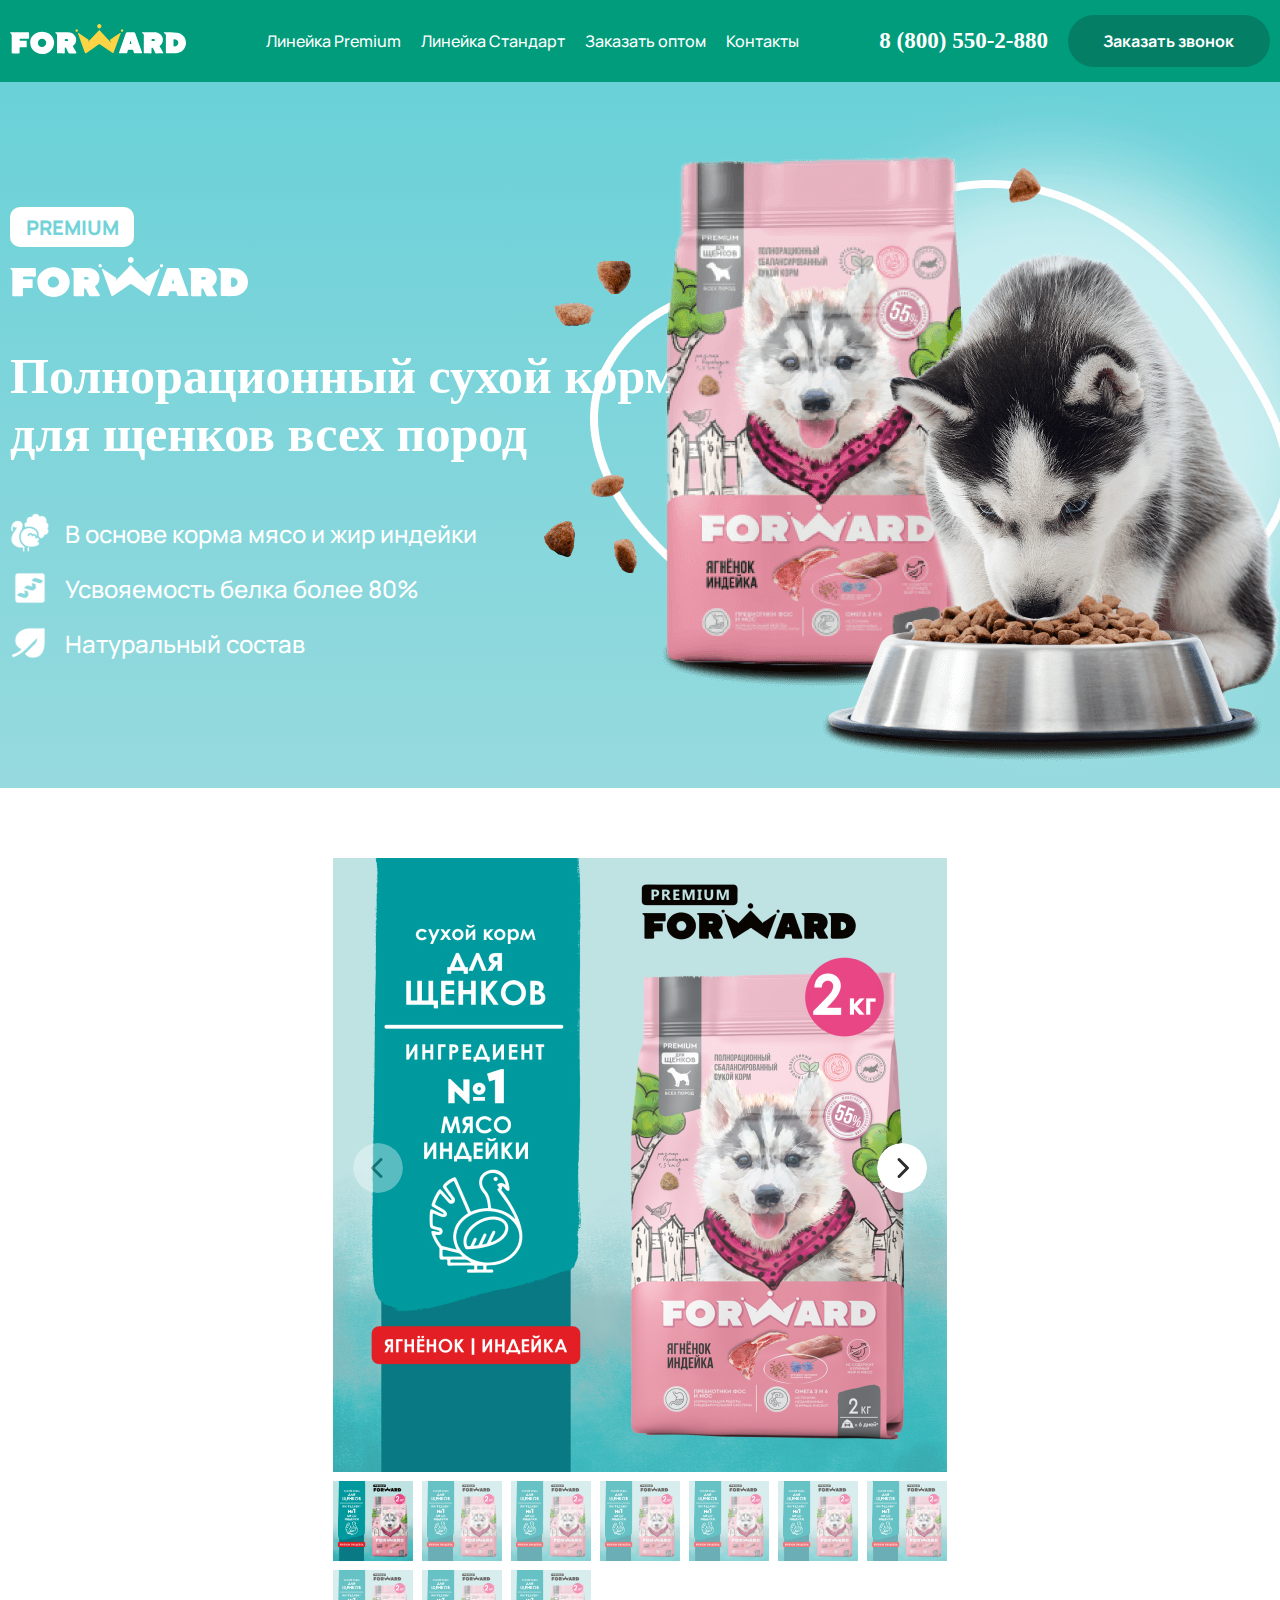
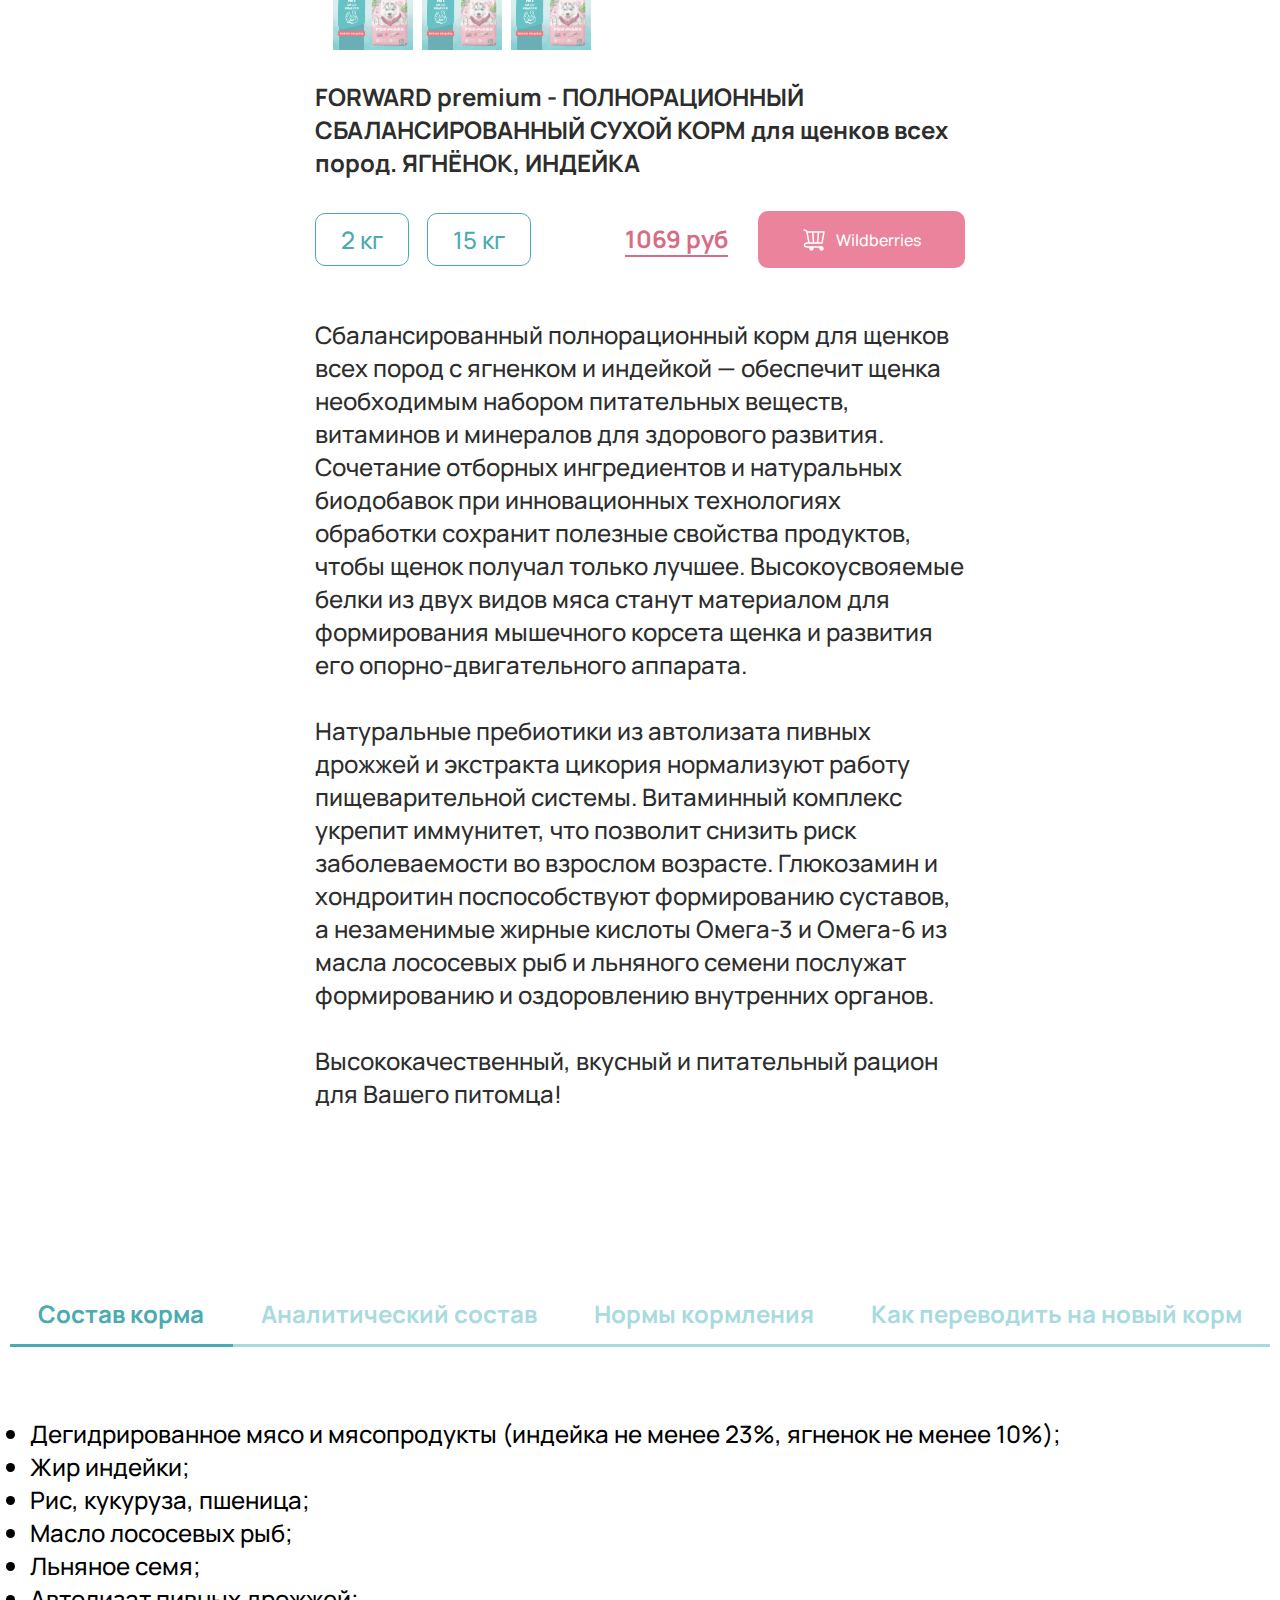
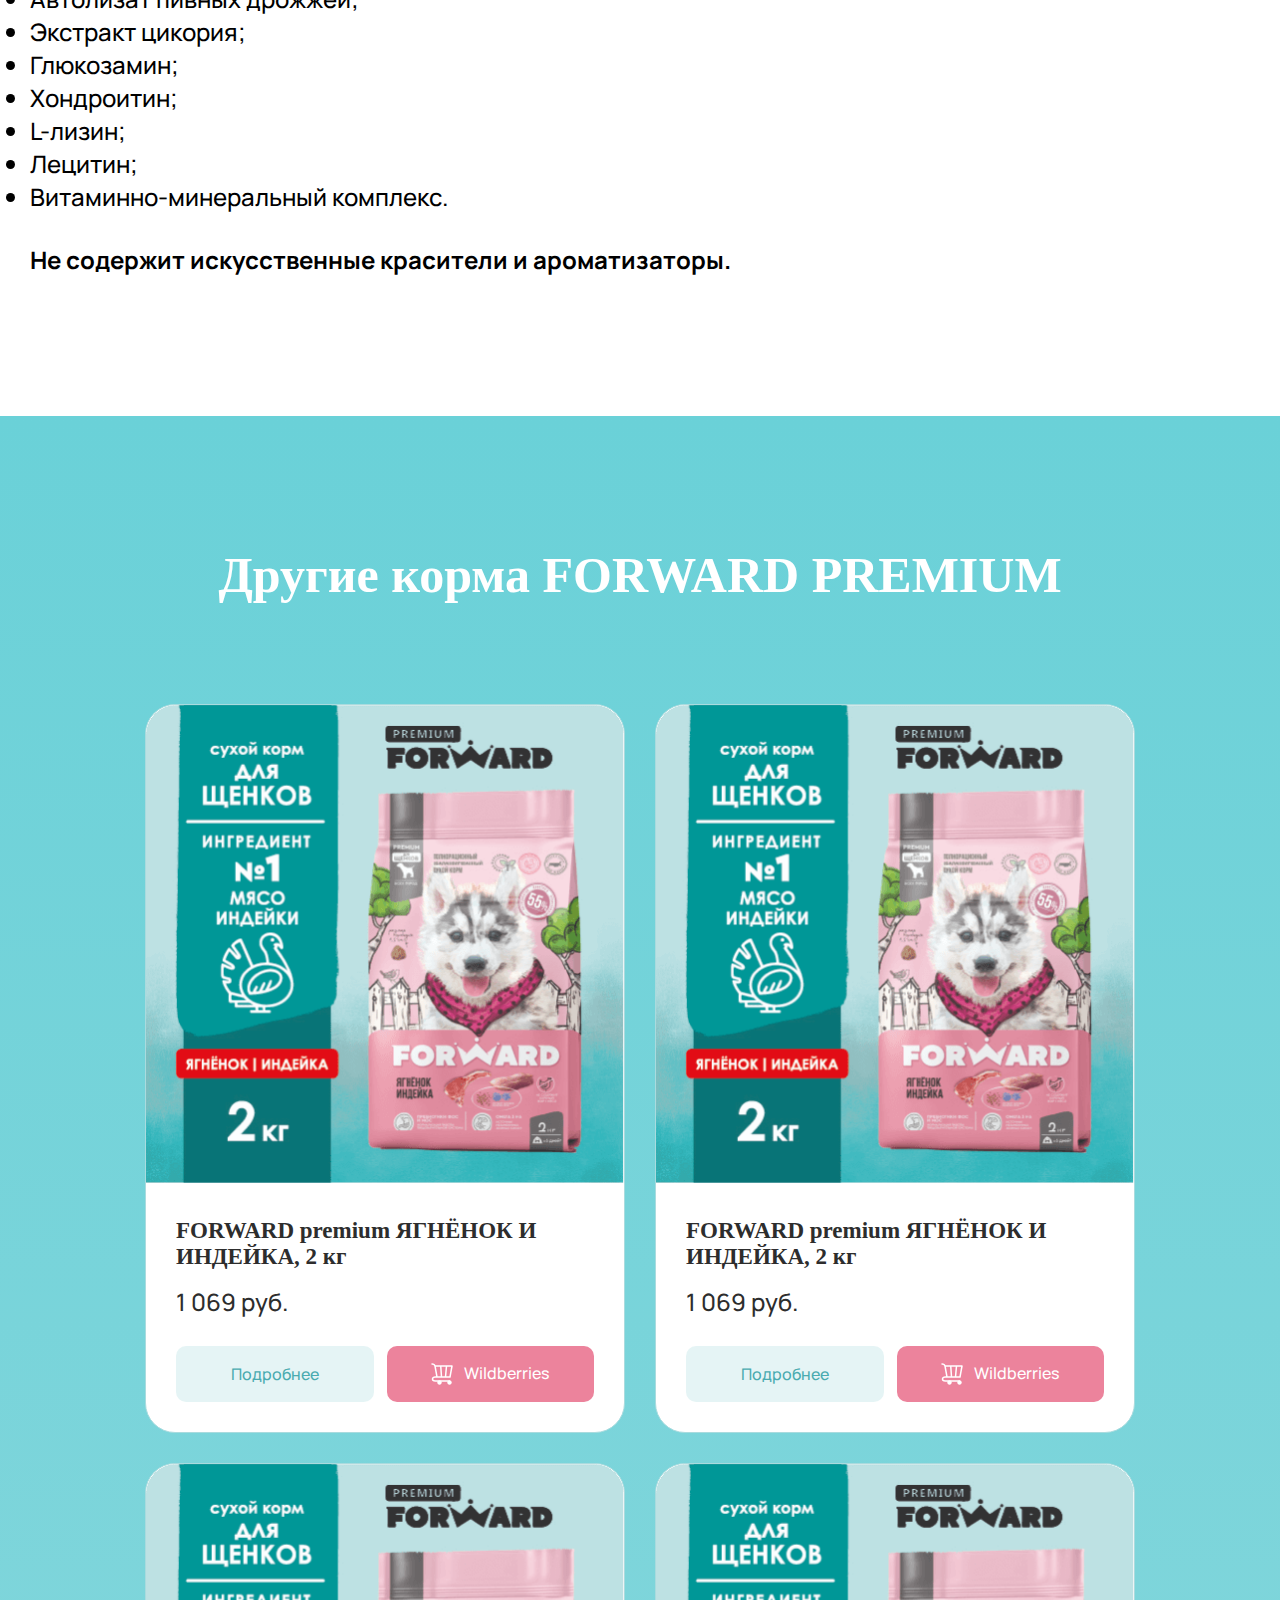
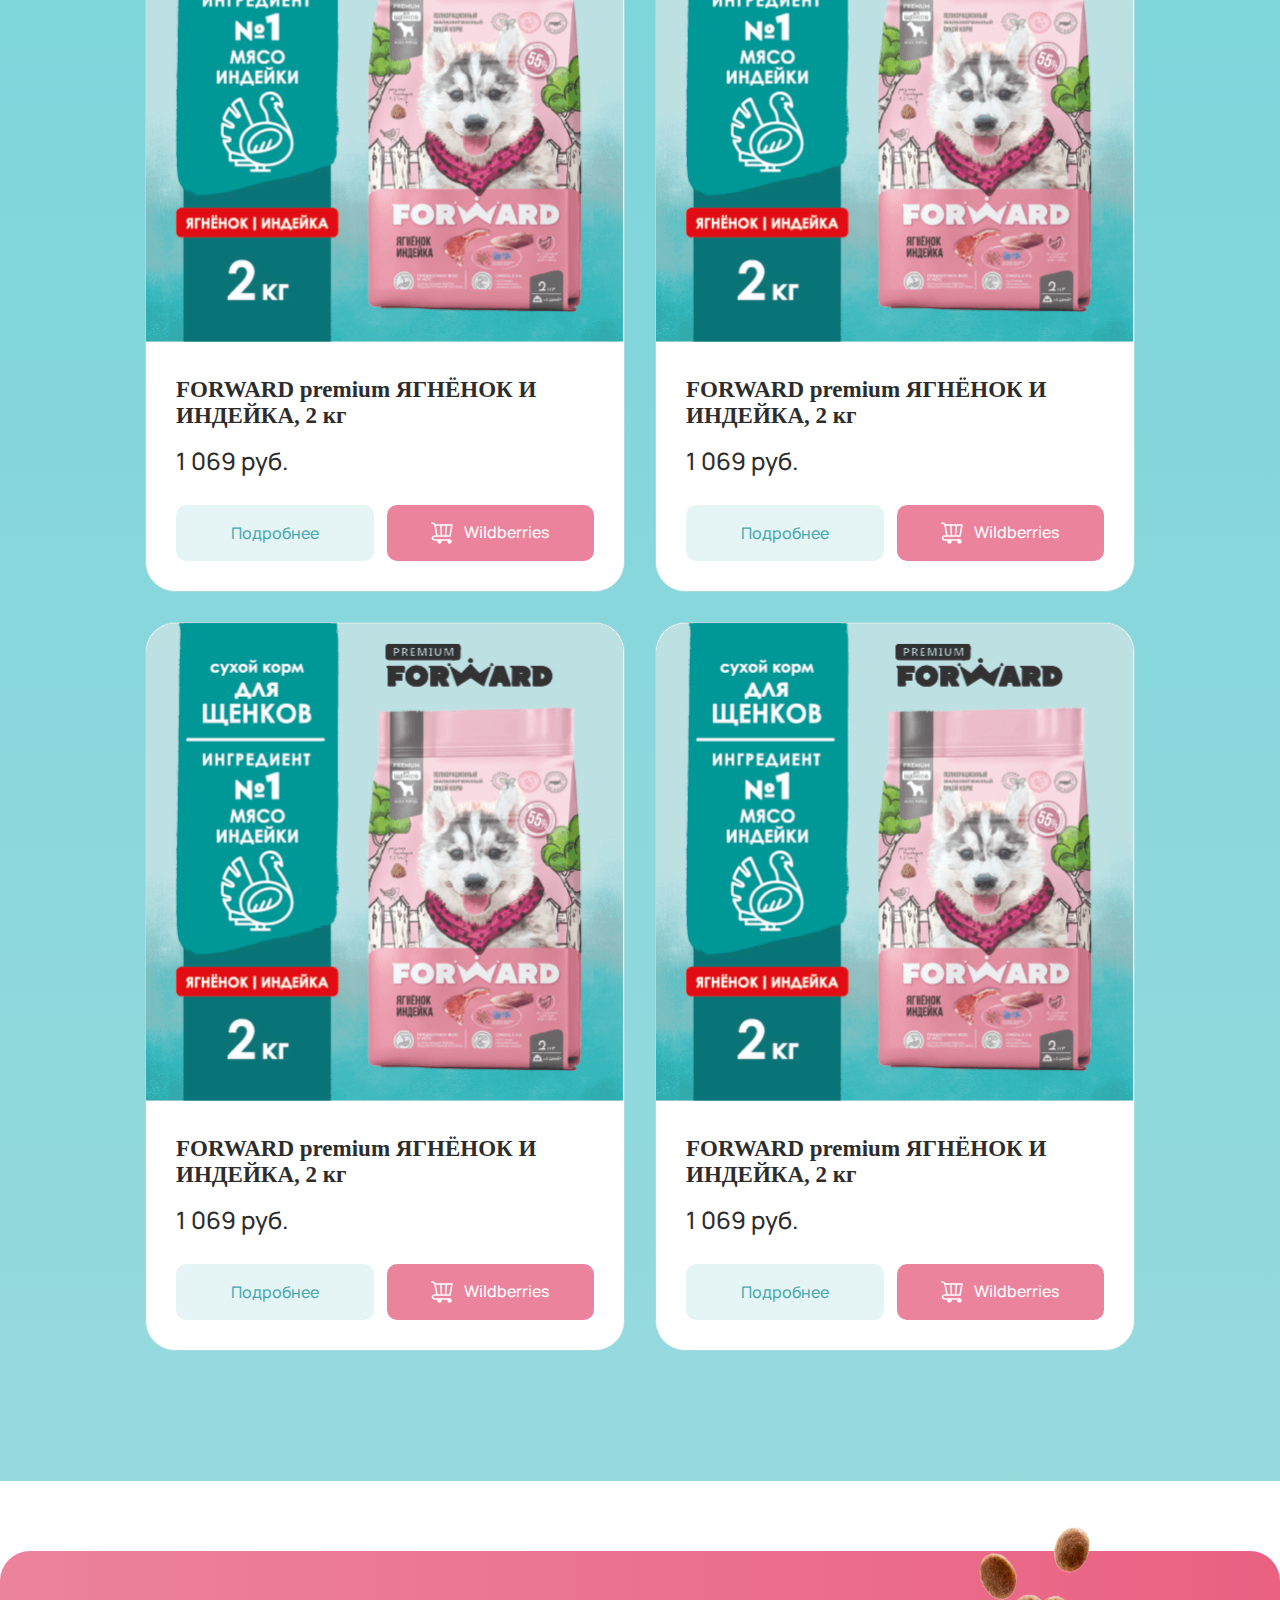
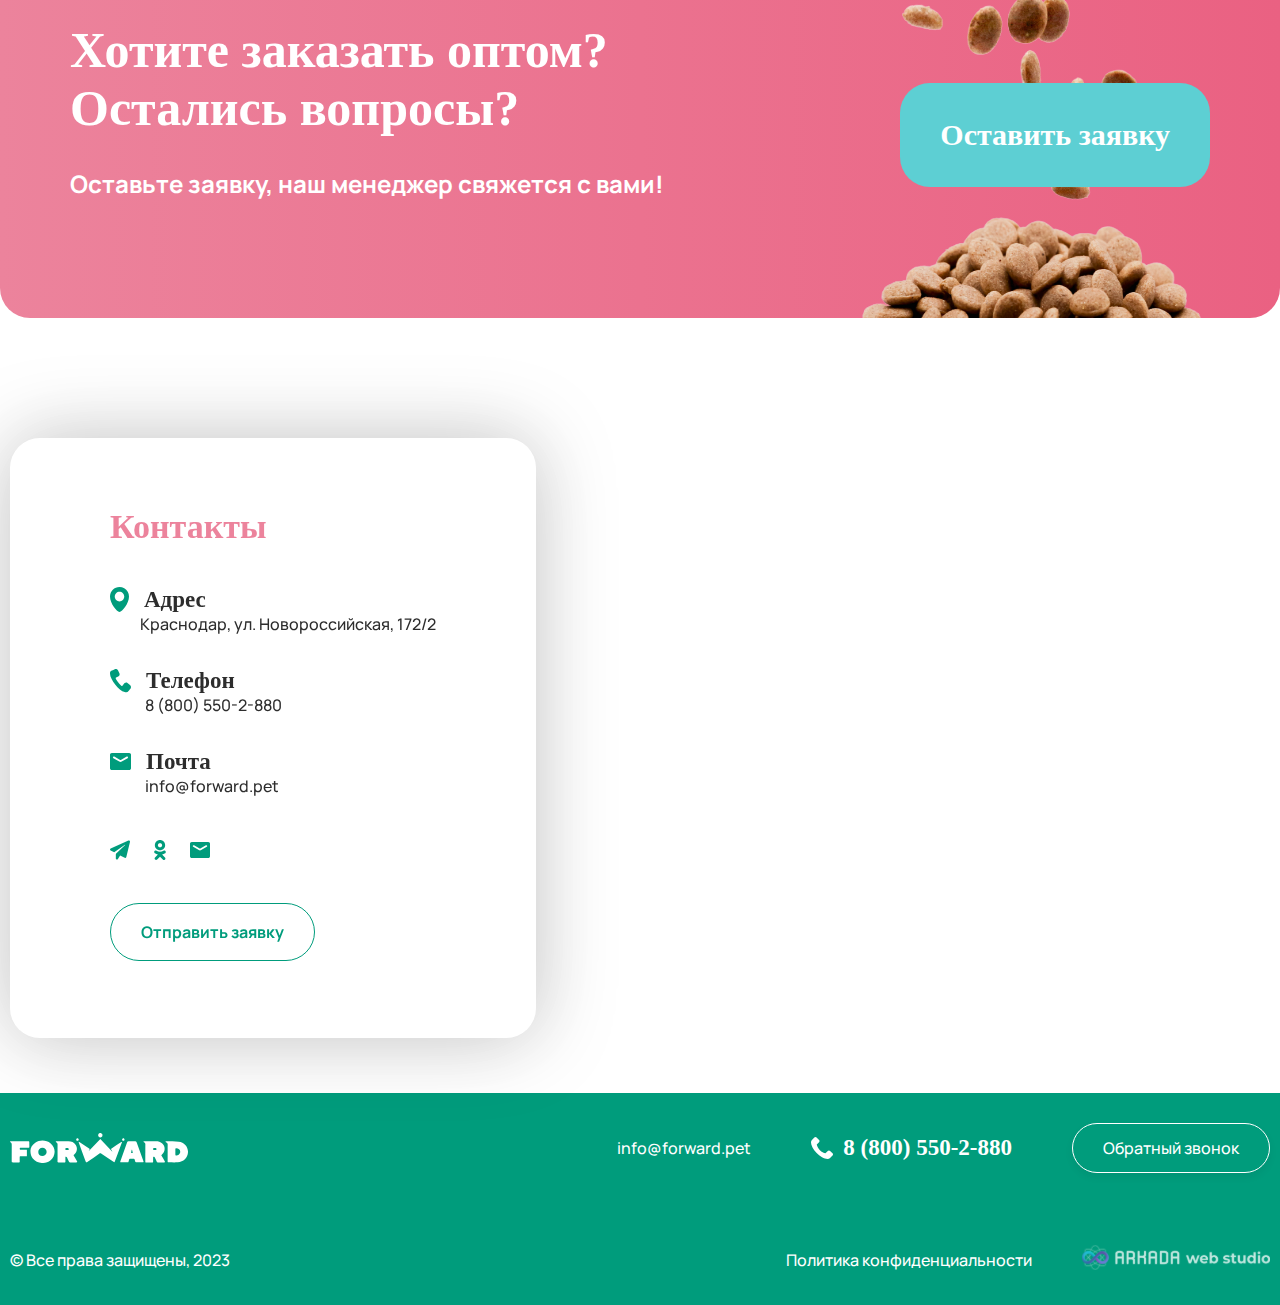
<file: card-product.html>
<!DOCTYPE html>
<html lang="ru">
<head>
    <meta charset="UTF-8">
    <meta name="viewport" content="width=device-width, initial-scale=1.0">
    <link rel="stylesheet" href="https://cdn.jsdelivr.net/npm/swiper@10/swiper-bundle.min.css">
    <link rel="preconnect" href="https://fonts.googleapis.com">
    <link rel="preconnect" href="https://fonts.googleapis.com">
    <link rel="preconnect" href="https://fonts.gstatic.com" crossorigin>
    <link href="https://db.onlinewebfonts.com/c/5d23cb75253ca214c8715a65ab8286bd?family=Museo+Cyrl+700" rel="stylesheet">
    <link href="https://fonts.googleapis.com/css2?family=Manrope:wght@500;700;800&display=swap" rel="stylesheet">
    <link rel="stylesheet" href="./css/normalize.css">
    <link rel="stylesheet" href="./css/reset.css">
    <link rel="stylesheet" href="./css/style.css">
    <title>Forward</title>
</head>
<body>
    <div class="wrapper">
        <header class="header">
            <div class="container header__inner">
                <a href="./index.html">
                    <img src="./img/icon/logo.svg" alt="logo forward">
                </a>
                <nav class="header__menu">
                    <ul>
                        <li><a href="#premium">Линейка Premium</a></li>
                        <li><a href="#standart">Линейка Стандарт</a></li>
                        <li><a href="#wholesale2">Заказать оптом</a></li>
                        <li><a href="#contact">Контакты</a></li>
                    </ul>
                </nav>
                <div class="header__contact">
                    <a href="tel:88005502880">8 (800) 550-2-880</a>
                    <button class="button js-order">Заказать звонок</button>
                </div>


                <!-- Скрытое мею сайта -->

                <div class="menu-hidden">
                    <button class="menu-hidden__menu-btn-open" onclick="openNav()">☰</button>
                </div>
                <div id="mySidenav" class="sidenav">
                    <span  class="sidenav__closebtn" onclick="closeNav()">×</span>
                    <ul>
                        <li><a href="#premium">Линейка Premium</a></li>
                        <li><a href="#standart">Линейка Стандарт</a></li>
                        <li><a href="#">Заказать оптом</a></li>
                        <li><a href="#">Контакты</a></li>
                    </ul>
                    <div class="sidenav__contact">
                        <a href="tel:88005502880">8 (800) 550-2-880</a>
                        <button class="button js-order">Заказать звонок</button>
                    </div>
                </div>
            </div>
        </header>

        <main class="main">

            
            <section class="product-top">
                <div class="container product-top__inner">
                    <div class="product-top__content">
                        <p>Premium</p>
                        <img src="./img/icon/logo-2.svg" alt="">
                        <h2>Полнорационный сухой корм для щенков всех пород</h2>
                        <div class="product-top__content-description">
                            <div class="product-top__content-description-box">
                                <img src="./img/icon/description-icon1.svg" alt="">
                                <p>В основе корма мясо и жир индейки</p>
                            </div>
                            <div class="product-top__content-description-box">
                                <img src="./img/icon/description-icon2.svg" alt="">
                                <p>Усвояемость белка более 80%</p>
                            </div>
                            <div class="product-top__content-description-box">
                                <img src="./img/icon/description-icon3.svg" alt="">
                                <p>Натуральный состав</p>
                            </div>
                        </div>
                    </div>
                    <img src="./img/product-banner-fon.png" alt="">
                </div>
            </section>

            <section class="photo-descr">
                <div class="container photo-descr__inner">
                    <div class="product-descr__swipper-wrapper">
                            <div class="swiper mySwiper2">
                                <div class="swiper-wrapper">
                                    <div class="swiper-slide">
                                        <img src="./img/product-photo-img.jpg" alt="">
                                    </div>
                                    <div class="swiper-slide">
                                        <img src="./img/product-photo-img.jpg" alt="">
                                    </div>
                                    <div class="swiper-slide">
                                        <img src="./img/product-photo-img.jpg" alt="">
                                    </div>
                                    <div class="swiper-slide">
                                        <img src="./img/product-photo-img.jpg" alt="">
                                    </div>
                                    <div class="swiper-slide">
                                        <img src="./img/product-photo-img.jpg" alt="">
                                    </div>
                                    <div class="swiper-slide">
                                        <img src="./img/product-photo-img.jpg" alt="">
                                    </div>
                                    <div class="swiper-slide">
                                        <img src="./img/product-photo-img.jpg" alt="">
                                    </div>
                                    <div class="swiper-slide">
                                        <img src="./img/product-photo-img.jpg" alt="">
                                    </div>
                                    <div class="swiper-slide">
                                        <img src="./img/product-photo-img.jpg" alt="">
                                    </div>
                                    <div class="swiper-slide">
                                        <img src="./img/product-photo-img.jpg" alt="">
                                    </div>
                                </div>
                                <div class="swiper-button-next"></div>
                                <div class="swiper-button-prev"></div>
                            </div>
                            <div class="swiper mySwiper">
                                <div class="swiper-wrapper">
                                    <div class="swiper-slide">
                                        <img src="./img/product-photo-img.jpg" alt="">
                                    </div>
                                    <div class="swiper-slide">
                                        <img src="./img/product-photo-img.jpg" alt="">
                                    </div>
                                    <div class="swiper-slide">
                                        <img src="./img/product-photo-img.jpg" alt="">
                                    </div>
                                    <div class="swiper-slide">
                                        <img src="./img/product-photo-img.jpg" alt="">
                                    </div>
                                    <div class="swiper-slide">
                                        <img src="./img/product-photo-img.jpg" alt="">
                                    </div>
                                    <div class="swiper-slide">
                                        <img src="./img/product-photo-img.jpg" alt="">
                                    </div>
                                    <div class="swiper-slide">
                                        <img src="./img/product-photo-img.jpg" alt="">
                                    </div>
                                    <div class="swiper-slide">
                                        <img src="./img/product-photo-img.jpg" alt="">
                                    </div>
                                    <div class="swiper-slide">
                                        <img src="./img/product-photo-img.jpg" alt="">
                                    </div>
                                    <div class="swiper-slide">
                                        <img src="./img/product-photo-img.jpg" alt="">
                                    </div>
                                </div>
                            </div>
                    </div>
                    <div class="photo-descr__content">
                            <h4 class="photo-descr__content-title">
                                FORWARD premium - ПОЛНОРАЦИОННЫЙ СБАЛАНСИРОВАННЫЙ СУХОЙ КОРМ для щенков всех пород. ЯГНЁНОК, ИНДЕЙКА
                            </h4>

                            <div class="photo-descr__content-btns">
                                <div class="photo-descr__content-btns-tab">
                                    <button class="tablinks" onclick="openContent(event, 'tabcontent1')" id="defaultOpen">2 кг</button>
                                    <button class="tablinks" onclick="openContent(event, 'tabcontent2')">15 кг</button>
                                </div>
                                <div class="photo-descr__content-btns-in">
                                    <span>1069 руб</span>
                                    <a href="#">Wildberries</a>
                                </div>
                            </div>
                        
                        <div id="tabcontent1" class="photo-descr__tabcontent">
                            <p>
                                Сбалансированный полнорационный корм для щенков всех пород с ягненком и индейкой — обеспечит 
                                щенка необходимым набором питательных веществ, витаминов и минералов для здорового развития. 
                                Сочетание отборных ингредиентов и натуральных биодобавок при инновационных технологиях обработки 
                                сохранит полезные свойства продуктов, чтобы щенок получал только лучшее. Высокоусвояемые белки из 
                                двух видов мяса станут материалом для формирования мышечного корсета щенка и развития его опорно-двигательного аппарата.
                            </p>
                            <br>
                            <p>
                                Натуральные пребиотики из автолизата пивных дрожжей и экстракта цикория нормализуют работу пищеварительной системы.
                                Витаминный комплекс укрепит иммунитет, что позволит снизить риск заболеваемости во взрослом возрасте. Глюкозамин и
                                хондроитин поспособствуют формированию суставов, а незаменимые жирные кислоты Омега-3 и Омега-6 из масла лососевых 
                                рыб и льняного семени послужат формированию и оздоровлению внутренних органов.
                            </p>
                            <br>
                            <p>
                                Высококачественный, вкусный и питательный рацион для Вашего питомца!
                            </p>
                        </div>
                        
                        <div id="tabcontent2" class="photo-descr__tabcontent">
                            <p>
                                Lorem ipsum dolor, sit amet consectetur adipisicing elit. 
                                Cumque similique voluptas velit debitis sed laboriosam eveniet obcaecati 
                                facere excepturi ipsam, temporibus aperiam, voluptatum quasi odio tempore, 
                                deserunt aut iste dicta rerum odit atque veniam. Corporis expedita sunt delectus 
                                necessitatibus a ab dicta, assumenda esse voluptatibus animi ipsam suscipit adipisci cumque.
                            </p>
                            <br>
                            <p>
                                Lorem ipsum dolor, sit amet consectetur adipisicing elit. 
                                Cumque similique voluptas velit debitis sed laboriosam eveniet obcaecati 
                                facere excepturi ipsam, temporibus aperiam, voluptatum quasi odio tempore, 
                                deserunt aut iste dicta rerum odit atque veniam. Corporis expedita sunt delectus 
                                necessitatibus a ab dicta, assumenda esse voluptatibus animi ipsam suscipit adipisci cumque.
                            </p>
                            <br>
                            <p>
                                Lorem ipsum dolor, sit amet consectetur adipisicing elit. 
                                Cumque similique voluptas velit debitis sed laboriosam eveniet obcaecati 
                                facere excepturi ipsam, temporibus aperiam, voluptatum quasi odio tempore, 
                                deserunt aut iste dicta rerum odit atque veniam. Corporis expedita sunt delectus 
                                necessitatibus a ab dicta, assumenda esse voluptatibus animi ipsam suscipit adipisci cumque.
                            </p>
                        </div>
                    </div>

                </div>
            </section>

            <section class="descr">
                <div class="container">
                    <div class="tabs">
                        <div class="tabs__nav">
                            <button class="tabs__btn tabs__btn_active">Состав корма</button>
                            <button class="tabs__btn">Аналитический состав</button>
                            <button class="tabs__btn">Нормы кормления</button>
                            <button class="tabs__btn">Как переводить на новый корм</button>
                        </div>
                        <div class="tabs__content">
                            <div class="tabs__pane tabs__pane_show">
                                <ul>
                                    <li>Дегидрированное мясо и мясопродукты (индейка не менее 23%, ягненок не менее 10%);</li>
                                    <li>Жир индейки;</li>
                                    <li>Рис, кукуруза, пшеница;</li>
                                    <li>Масло лососевых рыб;</li>
                                    <li>Льняное семя;</li>
                                    <li>Автолизат пивных дрожжей;</li>
                                    <li>Экстракт цикория;</li>
                                    <li>Глюкозамин;</li>
                                    <li>Хондроитин;</li>
                                    <li>L-лизин;</li>
                                    <li>Лецитин;</li>
                                    <li>Витаминно-минеральный комплекс.</li>
                                </ul>
                                <p>Не содержит искусственные красители и ароматизаторы.</p>
                            </div>
                            <div class="tabs__pane">
                                <div class="tabs__pane-in">
                                    <ul>
                                        <li>Белки<span class="value">28%</span></li>
                                        <li>Масла и жиры<span class="value">15%</span></li>
                                        <li>Минеральные вещества<span class="value">7%</span></li>
                                        <li>Клетчатка<span class="value">5%</span></li>
                                        <li>Омега-6 жирные кислоты<span class="value">3,2%</span></li>
                                        <li>Омега-3 жирные кислоты<span class="value">0,2%</span></li>
                                    </ul>
                                    <ul>
                                        <li>Витамины в 1 кг корма:</li>
                                        <li>Витамин А<span class="value">22 000 МЕ</span></li>
                                        <li>Витамин D3<span class="value">700 МЕ</span></li>
                                        <li>Витамин Е<span class="value">130 мг</span></li>
                                        <li>Энергетическая ценность:<span class="value">352 ккал (1473 кДж)</span></li>
                                    </ul>
                                    <ul>
                                        <li>Микроэлементы:</li>
                                        <li>Fe / Железо<span class="value">129 мг</span></li>
                                        <li>I / йод<span class="value">1,6 мг</span></li>
                                        <li>Cu / Медь<span class="value">21 мг</span></li>
                                        <li>Mn / Марганец<span class="value">14,5 мг</span></li>
                                        <li>Zn / Цинк<span class="value">130 мг</span></li>
                                        <li>Se / Селен<span class="value">0,15 мг</span></li>
                                    </ul>
                                </div>
                            </div>
                            <div class="tabs__pane">
                                <div class="tabs__pane-tops">
                                    <p><span></span>Возраст щенка, мес;</p>
                                    <p><span></span>Вес взрослой собаки, кг;</p>
                                    <p>Количество корма в граммах.</p>
                                </div>
                                <div class="table-wrapper">
                                    <table class="table">
                                        <tbody>
                                            <tr>
                                                <td></td>
                                                <td>7-11</td>
                                                <td>12-16</td>
                                                <td>17-21</td>
                                                <td>22-26</td>
                                                <td>27-31</td>
                                                <td>32-26</td>
                                                <td>37-41</td>
                                                <td>42-46</td>
                                                <td>47-51</td>
                                            </tr>
                                            <tr>
                                                <td>2</td>
                                                <td>160</td>
                                                <td>223</td>
                                                <td>262</td>
                                                <td>272</td>
                                                <td>298</td>
                                                <td></td>
                                                <td></td>
                                                <td></td>
                                                <td></td>
                                            </tr>
                                            <tr>
                                                <td>3</td>
                                                <td>195</td>
                                                <td>265</td>
                                                <td>303</td>
                                                <td>323</td>
                                                <td>334</td>
                                                <td></td>
                                                <td></td>
                                                <td></td>
                                                <td></td>
                                            </tr>
                                            <tr>
                                                <td>4</td>
                                                <td>209</td>
                                                <td>224</td>
                                                <td>256</td>
                                                <td>264</td>
                                                <td>275</td>
                                                <td></td>
                                                <td></td>
                                                <td></td>
                                                <td></td>
                                            </tr>
                                            <tr>
                                                <td>5</td>
                                                <td>235</td>
                                                <td>254</td>
                                                <td>286</td>
                                                <td>359</td>
                                                <td>448</td>
                                                <td></td>
                                                <td></td>
                                                <td></td>
                                                <td></td>
                                            </tr>
                                            <tr>
                                                <td>6</td>
                                                <td>234</td>
                                                <td>256</td>
                                                <td>289</td>
                                                <td>370</td>
                                                <td>457</td>
                                                <td></td>
                                                <td></td>
                                                <td></td>
                                                <td></td>
                                            </tr>
                                            <tr>
                                                <td>7</td>
                                                <td>232</td>
                                                <td>250</td>
                                                <td>278</td>
                                                <td>360</td>
                                                <td>442</td>
                                                <td></td>
                                                <td></td>
                                                <td></td>
                                                <td></td>
                                            </tr>
                                            <tr>
                                                <td>8</td>
                                                <td>203</td>
                                                <td>231</td>
                                                <td>254</td>
                                                <td>342</td>
                                                <td>424</td>
                                                <td></td>
                                                <td></td>
                                                <td></td>
                                                <td></td>
                                            </tr>
                                            <tr>
                                                <td>9</td>
                                                <td>189</td>
                                                <td>216</td>
                                                <td>242</td>
                                                <td>325</td>
                                                <td>408</td>
                                                <td></td>
                                                <td></td>
                                                <td></td>
                                                <td></td>
                                            </tr>
                                            <tr>
                                                <td>10</td>
                                                <td>189</td>
                                                <td>216</td>
                                                <td>242</td>
                                                <td>323</td>
                                                <td>406</td>
                                                <td></td>
                                                <td></td>
                                                <td></td>
                                                <td></td>
                                            </tr>
                                            <tr>
                                                <td>11</td>
                                                <td>186</td>
                                                <td>214</td>
                                                <td>239</td>
                                                <td>319</td>
                                                <td>402</td>
                                                <td></td>
                                                <td></td>
                                                <td></td>
                                                <td></td>
                                            </tr>
                                            <tr>
                                                <td>12</td>
                                                <td  colspan="3" rowspan="3">Переход на корм для взрослых собак</td>
                                                <!-- <td>214</td>
                                                <td>239</td> -->
                                                <td>318</td>
                                                <td>400</td>
                                                <td></td>
                                                <td></td>
                                                <td></td>
                                                <td></td>
                                            </tr>
                                            <tr>
                                                <td>13</td>
                                                <!-- <td>186</td>
                                                <td>214</td>
                                                <td>239</td> -->
                                                <td>318</td>
                                                <td>398</td>
                                                <td></td>
                                                <td></td>
                                                <td></td>
                                                <td></td>
                                            </tr>
                                            <tr>
                                                <td>14</td>
                                                <!-- <td>186</td>
                                                <td>214</td>
                                                <td>239</td> -->
                                                <td>316</td>
                                                <td>392</td>
                                                <td></td>
                                                <td></td>
                                                <td></td>
                                                <td></td>
                                            </tr>
    
                                        </tbody>
                                    </table>
                                </div>
                            </div>
                            <div class="tabs__pane" id="content-3">
                                <div class="tabs__pane-top">
                                    <p>Как перевести вашего питомца на</p>
                                    <span>Premium</span>
                                    <img src="./img/icon/logo-black.svg" alt="">
                                </div>
                                <div class="tabs__pane-box">
                                    <p>У щенка всегда должен быть доступ к свежей питьевой воде!</p>
                                    <div class="tabs__pane-box-card">
                                        <div class="tabs__pane-box-card-left">
                                            <p><span>1-2</span>день</p>
                                        </div>
                                        <hr>
                                        <div class="tabs__pane-box-card-right">
                                            <p>привычного корма</p>
                                            <span>80%</span>
                                            <img src="./img/tab-new-corm-img1.png" alt="">
                                            <span>20%</span>
                                            <p>корма FORWARD</p>
                                        </div>
                                    </div>
                                    <div class="tabs__pane-box-card">
                                        <div class="tabs__pane-box-card-left">
                                            <p><span>3-4</span>день</p>
                                        </div>
                                        <hr>
                                        <div class="tabs__pane-box-card-right">
                                            <p>привычного корма</p>
                                            <span>60%</span>
                                            <img src="./img/tab-new-corm-img2.png" alt="">
                                            <span>40%</span>
                                            <p>корма FORWARD</p>
                                        </div>
                                    </div>
                                    <div class="tabs__pane-box-card">
                                        <div class="tabs__pane-box-card-left">
                                            <p><span>5-6</span>день</p>
                                        </div>
                                        <hr>
                                        <div class="tabs__pane-box-card-right">
                                            <p>привычного корма</p>
                                            <span>40%</span>
                                            <img src="./img/tab-new-corm-img3.png" alt="">
                                            <span>60%</span>
                                            <p>корма FORWARD</p>
                                        </div>
                                    </div>
                                    <div class="tabs__pane-box-card">
                                        <div class="tabs__pane-box-card-left">
                                            <p><span>7-9</span>день</p>
                                        </div>
                                        <hr>
                                        <div class="tabs__pane-box-card-right">
                                            <p>привычного корма</p>
                                            <span>20%</span>
                                            <img src="./img/tab-new-corm-img4.png" alt="">
                                            <span>80%</span>
                                            <p>корма FORWARD</p>
                                        </div>
                                    </div>
                                    <div class="tabs__pane-box-card">
                                        <div class="tabs__pane-box-card-left">
                                            <p><span>10</span>день</p>
                                        </div>
                                        <hr>
                                        <div class="tabs__pane-box-card-right">
                                            <p>привычного корма</p>
                                            <span>0%</span>
                                            <img src="./img/tab-new-corm-img5.png" alt="">
                                            <span>100%</span>
                                            <p>корма FORWARD</p>
                                        </div>
                                    </div>
                                </div>
                            </div>
                        </div>
                    </div>
                </div>
            </section>

            <section class="similar-products">
                <div class="container">
                    <h2 class="similar-products__title">Другие корма FORWARD PREMIUM</h2>
                    <div class="similar-products__inner">
                        <div class="mini-card-product">
                            <img src="./img/card-min-img.png" alt="картинка товара">
                            <div class="mini-card-product__content">
                                <h4 class="mini-card-product__content-title">FORWARD premium ЯГНЁНОК И ИНДЕЙКА, 2 кг</h4>
                                <span class="mini-card-product__content-price">1 069 руб.</span>
                                <div class="mini-card-product__content-btns">
                                    <a href="./card-product.html">Подробнее</a>
                                    <a href="#">Wildberries</a>
                                </div>
                            </div>
                        </div>
                        <div class="mini-card-product">
                            <img src="./img/card-min-img.png" alt="картинка товара">
                            <div class="mini-card-product__content">
                                <h4 class="mini-card-product__content-title">FORWARD premium ЯГНЁНОК И ИНДЕЙКА, 2 кг</h4>
                                <span class="mini-card-product__content-price">1 069 руб.</span>
                                <div class="mini-card-product__content-btns">
                                    <a href="./card-product.html">Подробнее</a>
                                    <a href="#">Wildberries</a>
                                </div>
                            </div>
                        </div>
                        <div class="mini-card-product">
                            <img src="./img/card-min-img.png" alt="картинка товара">
                            <div class="mini-card-product__content">
                                <h4 class="mini-card-product__content-title">FORWARD premium ЯГНЁНОК И ИНДЕЙКА, 2 кг</h4>
                                <span class="mini-card-product__content-price">1 069 руб.</span>
                                <div class="mini-card-product__content-btns">
                                    <a href="./card-product.html">Подробнее</a>
                                    <a href="#">Wildberries</a>
                                </div>
                            </div>
                        </div>
                        <div class="mini-card-product">
                            <img src="./img/card-min-img.png" alt="картинка товара">
                            <div class="mini-card-product__content">
                                <h4 class="mini-card-product__content-title">FORWARD premium ЯГНЁНОК И ИНДЕЙКА, 2 кг</h4>
                                <span class="mini-card-product__content-price">1 069 руб.</span>
                                <div class="mini-card-product__content-btns">
                                    <a href="./card-product.html">Подробнее</a>
                                    <a href="#">Wildberries</a>
                                </div>
                            </div>
                        </div>
                        <div class="mini-card-product">
                            <img src="./img/card-min-img.png" alt="картинка товара">
                            <div class="mini-card-product__content">
                                <h4 class="mini-card-product__content-title">FORWARD premium ЯГНЁНОК И ИНДЕЙКА, 2 кг</h4>
                                <span class="mini-card-product__content-price">1 069 руб.</span>
                                <div class="mini-card-product__content-btns">
                                    <a href="./card-product.html">Подробнее</a>
                                    <a href="#">Wildberries</a>
                                </div>
                            </div>
                        </div>
                        <div class="mini-card-product">
                            <img src="./img/card-min-img.png" alt="картинка товара">
                            <div class="mini-card-product__content">
                                <h4 class="mini-card-product__content-title">FORWARD premium ЯГНЁНОК И ИНДЕЙКА, 2 кг</h4>
                                <span class="mini-card-product__content-price">1 069 руб.</span>
                                <div class="mini-card-product__content-btns">
                                    <a href="./card-product.html">Подробнее</a>
                                    <a href="#">Wildberries</a>
                                </div>
                            </div>
                        </div>
                    </div>
                </div>
            </section>

            <section id="wholesale2" class="opt-card-pr">
                <div class="container opt-card-pr__inner">
                    <div class="opt-card-pr__content">
                        <h2 class="opt-card-pr__content-title">Хотите заказать оптом? Остались вопросы?</h2>
                        <p>Оставьте заявку, наш менеджер свяжется с вами!</p>
                    </div>
                    <img src="./img/opt-card-img.png" alt="">
                    <button class="button js-order">Оставить заявку</button>
                </div>
            </section>

            <section id="contact" class="card-contact">
                <div class="container card-contact__inner">
                    <div class="card-contact__contact">
                        <h3 class="card-contact__contact-title">Контакты</h3>
                        <div class="card-contact__contact-in">
                            <div class="card-contact__contact-in-address">
                                <h5>Адрес</h5>
                                <p>Краснодар, ул. Новороссийская, 172/2</p>
                            </div>
                            <div class="card-contact__contact-in-telephon">
                                <h5>Телефон</h5>
                                <p>8 (800) 550-2-880</p>
                            </div>
                            <div class="card-contact__contact-in-mail">
                                <h5>Почта</h5>
                                <p>info@forward.pet</p>
                            </div>
                        </div>
                        <div class="card-contact__contact-social">
                            <a href="#">
                                <img src="./img/icon/telegram-icon.svg" alt="">
                            </a>
                            <a href="#">
                                <img src="./img/icon/odnoklassniki-icon.svg" alt="">
                            </a>
                            <a href="#">
                                <img src="./img/icon/mail-icon.svg" alt="">
                            </a>
                        </div>
                        <button class="js-order">Отправить заявку</button>
                    </div>
                </div>
                <iframe src="https://yandex.ru/map-widget/v1/?um=constructor%3A9ea4665a6168f4b77696c5c721bd3f6b6afe68538b208263128e2b10cecd21ee&amp;source=constructor" frameborder="0"></iframe>
            </section>

        </main>

        <footer class="footer">
            <div class="container">
                <div class="footer__top">
                    <img src="./img/icon/logo-2.svg" alt="forward logo">
                    <div class="footer__top-contact">
                        <a href="mailto:info@forward.pet">info@forward.pet</a>
                        <a href="tel:88005502880">8 (800) 550-2-880</a>
                        <button class="js-order">Обратный звонок</button>
                    </div>
                </div>
                <div class="footer__bottom">
                    <p>© Все права защищены, 2023</p>
                    <div class="footer__bottom-linck">
                        <a href="#">Политика конфиденциальности</a>
                        <a href="https://arkada-web.ru/">
                            <img src="./img/icon/arkada-logo.svg" alt="arkada logo">
                        </a>
                    </div>
                </div>
            </div>
        </footer>
    </div>

    <div class="modal">
        <div class="modal__main">
            <div class="modal__wrapper">
                <div class="modal__content">
                    <h2 class="modal__title">
                        Оставьте заявку
                    </h2>
                    <form class="modal__form">
                        <input type="text" class="modal__input" name="name" id="name" placeholder="Ваше имя">
                        <input type="tel" class="modal__input" name="phone" id="phone" placeholder="Ваш телефон">
                        <input type="submit" class="modal__submit">
                        <span class="modal__form-text">
                            Отправляя заявку вы соглашаетесь на обработку своих персональных данных и принимаете.<br>
                            <a href="#">Политику конфиденциальности</a>
                        </span>
                    </form>
                </div>
            </div>
            <button class="modal__close" style="background-image: url('./img/icon/modal-close.svg');">
            </button>
        </div>
    </div>
    
    <script src="https://cdn.jsdelivr.net/npm/swiper@10/swiper-bundle.min.js"></script>
    <script src="./js/inputmask.min.js"></script>
    <script src="./js/script.js"></script>
    <script src="./js/descr-tab.js"></script>
</body>
</html>
</file>
<file: css/style.css>
*, ::after, ::before {
  margin: 0;
  padding: 0;
  box-sizing: border-box;
}

html, body {
  height: 100%;
}

body {
  color: #FFFFFF;
  font-family: "Manrope", sans-serif;
  font-weight: 500;
  font-size: 16px;
  font-style: normal;
  line-height: normal;
}

.wrapper {
  min-height: 100%;
  display: flex;
  flex-direction: column;
  overflow: hidden;
}

.container {
  max-width: 1564px;
  margin: 0 auto;
  position: relative;
}

.main {
  flex-grow: 1;
}

a {
  text-decoration: none;
}

@media (max-width: 1564px) {
  .container {
    padding: 0 10px;
  }
}
.modal {
  display: none;
  position: fixed;
  z-index: 300;
  inset: 0;
  background-color: rgba(2, 25, 25, 0.5);
  cursor: pointer;
  overflow-y: auto;
}
.modal__main {
  position: relative;
  margin: auto;
  width: 100%;
  max-width: 614px;
  border-radius: 30px;
  background-color: #FFFFFF;
  cursor: default;
  overflow: hidden;
}
.modal__wrapper {
  padding-top: 100px;
  padding-bottom: 55px;
}
.modal__content {
  max-width: 95%;
  margin: 0 auto;
  display: flex;
  flex-direction: column;
  justify-content: center;
  align-items: center;
  text-align: center;
}
.modal__wrapper-input:last-child {
  margin-right: 0;
}
.modal__title {
  font-family: "Museo Cyrl 700";
  font-weight: 700;
  margin-bottom: 50px;
  color: #4AABB0;
  font-size: 34px;
}
.modal__form {
  max-width: 100%;
  display: flex;
  flex-direction: column;
  align-items: center;
}
.modal__input {
  width: 95%;
  height: 84px;
  border: 1px solid #E4E4E4;
  border-radius: 10px;
  padding: 30px;
  margin-bottom: 20px;
  border: 1px solid rgba(36, 36, 36, 0.2);
  background: rgba(36, 36, 36, 0.05);
  font-weight: 500;
}
.modal__input:nth-last-child(2) {
  margin-bottom: 30px;
}
.modal__input:hover {
  border: 1px solid #242424;
  background: rgba(36, 36, 36, 0.05);
  transition: 0.3s;
}
.modal__input::placeholder {
  font-family: "Manrope", sans-serif;
  font-size: 16px;
  font-weight: 500;
  line-height: normal;
  color: #2D2D2D;
}
.modal__submit {
  border-radius: 10px;
  background-color: #EC839C;
  border: 0;
  width: 268px;
  height: 80px;
  color: #FFFFFF;
  font-size: 24px;
  font-weight: 700;
  text-transform: uppercase;
  margin-bottom: 45px;
}
.modal__form-text {
  max-width: 474px;
  color: #4AABB0;
  font-size: 16px;
}
.modal__form-text > a {
  text-decoration: underline;
  margin-bottom: 3px;
  color: #4AABB0;
  font-size: 16px;
}
.modal__close {
  width: 32px;
  height: 32px;
  color: #FFFFFF;
  font-size: 2px;
  position: absolute;
  padding: 0;
  top: 30px;
  right: 30px;
  border: 0;
  border-radius: 100%;
  background-color: #EC839C;
  background-position: center;
  background-repeat: no-repeat;
  line-height: 0;
  cursor: pointer;
}

@media (max-width: 1024px) {
  .modal__title {
    font-size: 40px;
  }
  .modal__wrapper {
    padding: 50px;
  }
  .modal__close {
    width: 40px;
    height: 40px;
    top: 20px;
    right: 20px;
  }
}
@media (max-width: 900px) {
  .modal__title {
    font-size: 35px;
  }
  .modal__main {
    border-radius: 20px;
    width: 95%;
    padding: 5px;
  }
  .modal__content {
    width: 100%;
  }
  .modal__form {
    width: 100%;
  }
  .modal__input {
    height: 70px;
  }
  .modal__submit {
    height: 70px;
  }
  .modal__close {
    width: 35px;
    height: 35px;
    top: 15px;
    right: 15px;
  }
}
@media (max-width: 768px) {
  .modal__title {
    font-size: 30px;
    margin-bottom: 30px;
  }
  .modal__input {
    height: 50px;
    padding: 20px 30px;
  }
  .modal__submit {
    height: 50px;
  }
}
@media (max-width: 425px) {
  .modal__wrapper {
    padding: 40px 20px;
  }
  .modal__title {
    font-size: 25px;
    margin-bottom: 30px;
  }
  .modal__input {
    width: 100%;
    height: 50px;
    padding: 20px 30px;
  }
  .modal__submit {
    height: 50px;
  }
  .modal__close {
    width: 25px;
    height: 25px;
    top: 15px;
    right: 15px;
  }
}
.menu-hidden {
  display: none;
}
.menu-hidden__menu-btn-open {
  font-size: 30px;
  cursor: pointer;
  width: 40px;
  height: 40px;
  background: transparent;
  display: flex;
  align-items: center;
  justify-content: center;
  border: 0;
  color: #FFFFFF;
}

.sidenav {
  height: 100%;
  width: 0;
  position: fixed;
  z-index: 100;
  top: 0;
  right: 0;
  background-color: #009C7C;
  overflow-x: hidden;
  padding: 100px 0;
  transition: 0.5s;
}
.sidenav__closebtn {
  width: 30px;
  height: 30px;
  position: absolute;
  top: 0;
  left: 20px;
  font-size: 50px;
  color: #FFFFFF;
  margin-bottom: 50px;
  cursor: pointer;
}
.sidenav > ul {
  max-width: 80%;
  margin: 0 auto;
  display: flex;
  flex-direction: column;
  align-items: center;
  gap: 40px;
  list-style: none;
  margin-bottom: 50px;
}
.sidenav > ul > li a {
  font-size: 23px;
  font-weight: 600;
  color: #FFFFFF;
}
.sidenav > ul > li a:hover {
  color: #4AABB0;
}
.sidenav__contact {
  width: 100%;
  display: flex;
  flex-direction: column;
  align-items: center;
}
.sidenav__contact > a {
  color: #FFFFFF;
  font-family: "Museo Cyrl 700";
  font-size: 23px;
  font-style: normal;
  font-weight: 700;
  margin-bottom: 30px;
}
.sidenav__contact > button {
  max-width: 200px;
  padding: 15px 35px;
  border-radius: 30px;
  background: #047E65;
  border: 0;
  font-family: "Manrope", sans-serif;
  font-weight: 500;
  font-size: 16px;
  color: #FFFFFF;
  cursor: pointer;
}
.sidenav__contact > button:hover {
  background-color: #045948;
  transition: 0.3s;
}
.sidenav__contact > button:active {
  transform: translate(2px, 2px);
}

@media (max-width: 1200px) {
  .menu-hidden {
    display: block;
  }
}
.mini-card-product {
  width: 480px;
  border-radius: 30px;
  border: 1px solid #A9DBDE;
  background-color: #FFFFFF;
}
.mini-card-product > img {
  width: 100%;
  border-radius: 30px 30px 0 0;
}
.mini-card-product__content {
  padding: 30px;
}
.mini-card-product__content-title {
  font-family: "Museo Cyrl 700";
  font-size: 23px;
  font-weight: 700;
  color: #2D2D2D;
  margin-bottom: 15px;
}
.mini-card-product__content-price {
  font-size: 24px;
  font-weight: 500;
  color: #2D2D2D;
  display: inline-block;
  margin-bottom: 28px;
}
.mini-card-product__content-btns {
  display: flex;
  justify-content: space-between;
}
.mini-card-product__content-btns > a {
  font-size: 16px;
  font-weight: 500;
  border-radius: 10px;
}
.mini-card-product__content-btns > a:nth-of-type(1) {
  background-color: rgba(169, 219, 222, 0.3);
  color: #4AABB0;
  padding: 17px 55px;
}
.mini-card-product__content-btns > a:nth-of-type(1):hover {
  background-color: rgba(74, 171, 176, 0.3);
}
.mini-card-product__content-btns > a:nth-of-type(2) {
  width: 207px;
  background-color: #EC839C;
  padding: 16px 43px;
  color: #FFFFFF;
  display: flex;
  gap: 10px;
}
.mini-card-product__content-btns > a:nth-of-type(2)::before {
  content: "";
  background-image: url("../img/icon/basket-wb.svg");
  background-position: center;
  background-repeat: no-repeat;
  width: 24px;
  height: 24px;
}
.mini-card-product__content-btns > a:nth-of-type(2):hover {
  background-color: #D86C85;
}

@media (max-width: 1024px) {
  .mini-card-product {
    width: 440px;
  }
  .mini-card-product > img {
    width: 100%;
    border-radius: 30px 30px 0 0;
  }
  .mini-card-product__content {
    padding: 15px;
  }
  .mini-card-product__content-title {
    font-size: 20px;
    margin-bottom: 10px;
  }
  .mini-card-product__content-price {
    font-size: 20px;
    margin-bottom: 20px;
  }
  .mini-card-product__content-btns {
    justify-content: center;
    gap: 0 20px;
  }
  .mini-card-product__content-btns > a:nth-of-type(1) {
    padding: 17px 45px;
  }
  .mini-card-product__content-btns > a:nth-of-type(2) {
    width: 190px;
    padding: 16px 35px;
    gap: 10px;
  }
  .mini-card-product__content-btns > a:nth-of-type(2)::before {
    content: "";
    width: 20px;
    height: 20px;
  }
}
@media (max-width: 550px) {
  .mini-card-product {
    width: 380px;
  }
  .mini-card-product__content {
    padding: 10px;
  }
  .mini-card-product__content-title {
    font-size: 18px;
  }
  .mini-card-product__content-price {
    font-size: 16px;
    margin-bottom: 20px;
  }
  .mini-card-product__content-btns > a:nth-of-type(1) {
    padding: 15px 35px;
  }
  .mini-card-product__content-btns > a:nth-of-type(2) {
    width: 170px;
    padding: 15px 20px;
    gap: 10px;
  }
}
@media (max-width: 550px) {
  .mini-card-product {
    width: 90%;
  }
  .mini-card-product__content-title {
    font-size: 18px;
    text-align: center;
  }
  .mini-card-product__content-price {
    font-size: 16px;
    margin-bottom: 20px;
    text-align: center;
    display: inline-block;
  }
}
@media (max-width: 425px) {
  .mini-card-product {
    width: 90%;
  }
  .mini-card-product > img {
    width: 100%;
    border-radius: 30px 30px 0 0;
  }
  .mini-card-product__content-title {
    font-size: 18px;
    text-align: center;
  }
  .mini-card-product__content-price {
    font-size: 16px;
    margin-bottom: 20px;
    display: block;
    text-align: center;
  }
  .mini-card-product__content-btns {
    flex-direction: column;
    align-items: center;
  }
  .mini-card-product__content-btns > a:nth-of-type(1) {
    width: 190px;
    padding: 17px 45px;
    margin: o auto;
    margin-bottom: 15px;
  }
  .mini-card-product__content-btns > a:nth-of-type(2) {
    width: 190px;
    padding: 16px 35px;
    gap: 10px;
  }
  .mini-card-product__content-btns > a:nth-of-type(2)::before {
    content: "";
    width: 20px;
    height: 20px;
  }
}
.header {
  background-color: #009C7C;
  padding: 15px 0;
}
.header__inner {
  display: flex;
  justify-content: space-between;
  align-items: center;
}
.header__inner > img {
  width: 176px;
  height: 30px;
}
.header__menu > ul {
  display: flex;
  gap: 0 50px;
}
.header__menu > ul > li a {
  color: #FFFFFF;
}
.header__contact {
  display: flex;
  justify-content: space-between;
  align-items: center;
  gap: 0 40px;
}
.header__contact > a {
  color: #FFFFFF;
  font-family: "Museo Cyrl 700";
  font-size: 23px;
  font-style: normal;
  font-weight: 700;
}
.header__contact > button {
  width: 202px;
  height: 52px;
  border-radius: 30px;
  background: #047E65;
  border: 0;
  color: #FFFFFF;
  cursor: pointer;
  font-family: "Manrope", sans-serif;
  font-weight: 700;
  font-size: 16px;
}
.header__contact > button:hover {
  background-color: #045948;
  transition: 0.3s;
}
.header__contact > button:active {
  transform: translate(2px, 2px);
}

@media (max-width: 1300px) {
  .header__menu > ul {
    gap: 0 20px;
  }
  .header__contact {
    gap: 0 20px;
  }
}
@media (max-width: 1200px) {
  .header__menu {
    display: none;
  }
  .header__contact {
    display: none;
  }
}
.footer {
  background-color: #009C7C;
  padding: 30px 0;
}
.footer__top {
  display: flex;
  justify-content: space-between;
  align-items: center;
  margin-bottom: 72px;
}
.footer__top > img {
  width: 178px;
  height: 38px;
}
.footer__top-contact {
  display: flex;
  align-items: center;
  gap: 0 60px;
}
.footer__top-contact > a:nth-of-type(1) {
  color: #FFFFFF;
}
.footer__top-contact > a:nth-of-type(2) {
  color: #FFFFFF;
  font-family: "Museo Cyrl 700";
  font-size: 23px;
  font-weight: 700;
  display: flex;
  align-items: center;
  gap: 10px;
}
.footer__top-contact > a:nth-of-type(2)::before {
  content: "";
  background-image: url("../img/icon/phone-icon.svg");
  background-position: center;
  background-size: cover;
  width: 22px;
  height: 22px;
}
.footer__top-contact > button {
  padding: 15px 30px;
  border: 1px solid #FFFFFF;
  color: #FFFFFF;
  font-family: "Manrope", sans-serif;
  font-weight: 500;
  font-size: 16px;
  border-radius: 26px;
  background-color: transparent;
  cursor: pointer;
  box-shadow: 0px 4px 9px 0px rgba(0, 0, 0, 0.06);
}
.footer__top-contact > button:hover {
  color: #D86C85;
  background-color: #FFFFFF;
  transition: 0.3s;
}
.footer__top-contact > button:active {
  transform: translate(2px, 2px);
}
.footer__bottom {
  display: flex;
  justify-content: space-between;
  align-items: center;
}
.footer__bottom-linck {
  display: flex;
  align-items: center;
  gap: 0 50px;
}
.footer__bottom-linck > a {
  color: #FFFFFF;
}

@media (max-width: 1200px) {
  .footer__top-contact {
    gap: 0 30px;
  }
}
@media (max-width: 850px) {
  .footer__top {
    flex-direction: column;
  }
  .footer__top > img {
    margin-bottom: 20px;
  }
  .footer__top-contact {
    flex-direction: column;
  }
  .footer__top-contact > a {
    margin-bottom: 20px;
  }
  .footer__bottom {
    flex-direction: column;
  }
  .footer__bottom > p {
    margin-bottom: 20px;
  }
  .footer__bottom-linck {
    flex-direction: column;
  }
  .footer__bottom-linck > a:nth-of-type(1) {
    margin-bottom: 20px;
  }
}
.card-contact__inner {
  display: flex;
  justify-content: space-between;
  top: 0;
  padding: 0 10px;
  margin: 0 auto;
  filter: drop-shadow(0px 0px 40px rgba(0, 0, 0, 0.05));
}
.card-contact__contact {
  background-color: #FFFFFF;
  max-width: 550px;
  height: 600px;
  min-height: 577px;
  border-radius: 30px;
  padding: 70px 100px;
  position: absolute;
  top: 50px;
  filter: drop-shadow(0px 0px 40px rgba(0, 0, 0, 0.2));
}
.card-contact__contact > button {
  padding: 19px 30px;
  font-family: "Manrope", sans-serif;
  font-weight: 500;
  font-size: 16px;
  font-weight: 700;
  color: #009C7C;
  border-radius: 30px;
  border: 1px solid #009C7C;
  background-color: transparent;
  cursor: pointer;
}
.card-contact__contact > button:hover {
  color: #FFFFFF;
  background-color: #009C7C;
  transition: 0.3s;
}
.card-contact__contact > button:active {
  transform: translate(2px, 2px);
}
.card-contact__contact-title {
  font-family: "Museo Cyrl 700";
  font-size: 34px;
  font-weight: 700;
  color: #EC839C;
  margin-bottom: 41px;
}
.card-contact__contact-in {
  color: #2D2D2D;
  display: flex;
  flex-direction: column;
  gap: 33px 0;
  margin-bottom: 43px;
}
.card-contact__contact-in h5 {
  font-family: "Museo Cyrl 700";
  font-size: 23px;
  font-weight: 700px;
  display: flex;
  align-items: center;
  gap: 15px;
  color: #2D2D2D;
}
.card-contact__contact-in-address > h5::before {
  content: "";
  background-image: url("../img/icon/address-icon.svg");
  background-position: center;
  background-size: cover;
  width: 19px;
  height: 25px;
}
.card-contact__contact-in-address > p {
  color: #2D2D2D;
  padding-left: 30px;
}
.card-contact__contact-in-telephon > h5::before {
  content: "";
  background-image: url("../img/icon/phone2-icon.svg");
  background-position: center;
  background-size: cover;
  width: 21px;
  height: 24px;
}
.card-contact__contact-in-telephon > p {
  color: #2D2D2D;
  padding-left: 35px;
}
.card-contact__contact-in-mail > h5::before {
  content: "";
  background-image: url("../img/icon/mail-icon.svg");
  background-position: center;
  background-size: cover;
  width: 21px;
  height: 17px;
}
.card-contact__contact-in-mail > p {
  color: #2D2D2D;
  padding-left: 35px;
}
.card-contact__contact-social {
  margin-bottom: 38px;
  display: flex;
  align-items: center;
  gap: 20px;
}
.card-contact__contact-social > a img {
  width: 20px;
  height: 20px;
}
.card-contact iframe {
  width: 100%;
  height: 700px;
}

@media (max-width: 768px) {
  .card-contact iframe {
    height: 400px;
  }
  .card-contact__contact {
    position: static;
    margin: 0 auto;
    padding: 50px;
    margin-bottom: 20px;
  }
}
.opt-card {
  padding: 125px 0 130px;
}
.opt-card__inner {
  height: 367px;
  border-radius: 30px;
  background: linear-gradient(90deg, #5DCFD3 0%, #2BBCC3 100%);
  position: relative;
  padding: 102px 159px 79px 159px;
  display: flex;
  justify-content: space-between;
}
.opt-card__inner > img {
  width: 442px;
  height: 392px;
  position: absolute;
  bottom: 0;
  right: 159px;
}
.opt-card__inner > button {
  border-radius: 10px;
  height: 104px;
  border: 0;
  z-index: 3;
  position: absolute;
  top: 132px;
  right: 159px;
  background: #FF809E;
  color: #FFFFFF;
  padding: 31px 50px;
  font-family: "Museo Cyrl 700";
  font-size: 34px;
  font-weight: 700;
  cursor: pointer;
}
.opt-card__inner > button:hover {
  background-color: #D86C85;
  transition: 0.3s;
}
.opt-card__inner > button:active {
  transform: translate(2px, 2px);
}
.opt-card__content {
  max-width: 692px;
}
.opt-card__content > p {
  font-size: 24px;
  font-weight: 700;
}
.opt-card__content-title {
  font-family: "Museo Cyrl 700";
  font-size: 50px;
  font-style: normal;
  font-weight: 700;
  margin-bottom: 30px;
}

@media (max-width: 1470px) {
  .opt-card__inner {
    padding: 70px;
  }
  .opt-card__inner > img {
    right: 70px;
  }
  .opt-card__inner > button {
    right: 70px;
  }
}
@media (max-width: 1200px) {
  .opt-card {
    padding: 70px 0;
  }
  .opt-card__inner {
    height: auto;
    padding: 70px;
    flex-direction: column;
    align-items: center;
    padding: 30px;
  }
  .opt-card__inner > img {
    display: none;
  }
  .opt-card__inner > button {
    position: static;
    width: 376px;
    height: 70px;
    padding: 20px 30px;
    font-size: 25px;
  }
  .opt-card__content {
    margin-bottom: 20px;
    text-align: center;
  }
  .opt-card__content > p {
    font-size: 20px;
  }
  .opt-card__content-title {
    font-size: 45px;
    margin-bottom: 20px;
  }
}
@media (max-width: 768px) {
  .opt-card {
    padding: 50px 0;
  }
  .opt-card__inner {
    height: auto;
  }
  .opt-card__inner > button {
    width: 350px;
    height: 70px;
    padding: 15px 20px;
    font-size: 20px;
    letter-spacing: 1px;
    z-index: 0;
  }
  .opt-card__content > p {
    font-size: 16px;
  }
  .opt-card__content-title {
    font-size: 35px;
    margin-bottom: 20px;
  }
}
@media (max-width: 425px) {
  .opt-card__inner > button {
    position: static;
    width: auto;
    height: 70px;
    padding: 15px 20px;
    font-size: 18px;
  }
  .opt-card__content > p {
    font-size: 16px;
  }
  .opt-card__content-title {
    font-size: 25px;
    margin-bottom: 20px;
  }
}
.wb-card {
  padding: 130px 0;
}
.wb-card__inner {
  width: 100%;
  max-height: 417px;
  border-radius: 30px;
  background: #EC839C;
  position: relative;
  display: flex;
  justify-content: space-between;
}
.wb-card__inner > img:nth-of-type(1) {
  width: 511px;
  height: 417px;
  position: absolute;
  right: 100px;
}
.wb-card__inner > img:nth-of-type(2) {
  position: absolute;
  top: -10px;
  right: 50px;
}
.wb-card__content {
  padding: 88px 0 88px 130px;
}
.wb-card__content > a {
  width: 350px;
  height: 81px;
  font-size: 24px;
  border-radius: 10px;
  border: 2px solid #FFFFFF;
  padding: 24px 35px;
  color: #FFFFFF;
  display: flex;
  justify-content: center;
  align-items: center;
  gap: 0 22px;
}
.wb-card__content > a:hover {
  background-color: #FFFFFF;
  color: #2D2D2D;
  transition: 0.3s;
}
.wb-card__content > a:hover::after {
  content: "";
  width: 30px;
  height: 15px;
  background-image: url("../img/icon/right-arrow-wb-card2.svg");
  background-position: center;
  background-repeat: no-repeat;
  background-size: cover;
}
.wb-card__content > a::after {
  content: "";
  width: 30px;
  height: 15px;
  background-image: url("../img/icon/right-arrow-wb-card.svg");
  background-position: center;
  background-repeat: no-repeat;
  background-size: cover;
}
.wb-card__content-title {
  max-width: 724px;
  font-family: "Museo Cyrl 700";
  font-size: 50px;
  font-weight: 700;
  margin-bottom: 40px;
}

@media (max-width: 1380px) {
  .wb-card {
    padding: 100px 0;
  }
  .wb-card__inner > img:nth-of-type(1) {
    display: none;
  }
}
@media (max-width: 1024px) {
  .wb-card {
    padding: 50px 0;
  }
  .wb-card__content {
    width: 100%;
    padding: 50px;
    display: flex;
    flex-direction: column;
    align-items: center;
  }
  .wb-card__content > a {
    width: 300px;
    height: 60px;
    font-size: 20px;
    padding: 15px 20px;
    gap: 0 20px;
  }
  .wb-card__content-title {
    margin: 0 auto;
    margin-bottom: 30px;
    text-align: center;
    font-size: 40px;
  }
  .wb-card__inner {
    align-items: center;
  }
  .wb-card__inner > img:nth-of-type(2) {
    display: none;
  }
}
@media (max-width: 768px) {
  .wb-card__content > a {
    width: 300px;
    height: 60px;
    font-size: 20px;
    padding: 15px 20px;
    gap: 0 20px;
  }
  .wb-card__content-title {
    margin-bottom: 20px;
    font-size: 30px;
    letter-spacing: 2px;
  }
}
@media (max-width: 768px) {
  .wb-card__content > a {
    width: 250px;
    height: 60px;
    font-size: 16px;
    padding: 10px;
    gap: 0 15px;
  }
  .wb-card__content-title {
    margin-bottom: 20px;
    font-size: 25px;
    letter-spacing: 2px;
  }
}
.product-top {
  padding: 125px 0;
  background: linear-gradient(180deg, #6AD1D8 0%, #96DADE 100%);
}
.product-top__inner {
  display: flex;
  justify-content: space-between;
  align-items: center;
  position: relative;
}
.product-top__inner > img {
  position: absolute;
  right: -130px;
}
.product-top__content {
  max-width: 740px;
  display: flex;
  flex-direction: column;
}
.product-top__content > p:nth-of-type(1) {
  color: #73D3D9;
  font-size: 20px;
  font-weight: 800;
  text-transform: uppercase;
  background-color: #FFFFFF;
  border-radius: 10px;
  height: 40px;
  width: 124px;
  margin-bottom: 10px;
  display: flex;
  justify-content: center;
  align-items: center;
}
.product-top__content > img {
  margin-bottom: 50px;
  max-width: 238px;
}
.product-top__content > h2 {
  font-family: "Museo Cyrl 700";
  font-size: 50px;
  font-weight: 700;
  color: #FFFFFF;
  margin-bottom: 50px;
}
.product-top__content-description {
  display: flex;
  flex-direction: column;
  gap: 15px;
}
.product-top__content-description-box {
  display: flex;
  align-items: center;
  gap: 15px;
}
.product-top__content-description-box > p {
  font-size: 24px;
  font-weight: 500;
}

.top {
  background: linear-gradient(180deg, #D8FCFF 0%, #FFF 100%);
}
.top__inner {
  padding: 160px 0 105px;
  position: relative;
}
.top__inner > img:nth-of-type(1) {
  width: 1068px;
  height: 796px;
  position: absolute;
  bottom: -16px;
  right: -110px;
}
.top__inner > img:nth-of-type(2) {
  width: 889px;
  height: 399px;
  z-index: 2;
  position: absolute;
  bottom: -80px;
  right: 440px;
}
.top__content {
  max-width: 806px;
  color: #4AABB0;
  position: relative;
}
.top__content::after {
  content: "";
  width: 36px;
  height: 22px;
  background-image: url("../img/icon/korona-later-icon.svg");
  background-repeat: no-repeat;
  position: absolute;
  top: -14px;
  left: 0;
}
.top__content > p {
  font-size: 24px;
  font-weight: 500;
  margin-bottom: 43px;
}
.top__title {
  font-family: "Museo Cyrl 700";
  font-size: 50px;
  font-weight: 700;
  line-height: 130%;
  margin-bottom: 20px;
}
.top__box {
  width: 390px;
  height: 396px;
  background-repeat: no-repeat;
  background-image: url("../img/icon/ellipse-top-box.svg");
  background-position: left;
  position: relative;
  display: flex;
  flex-direction: column;
  gap: 35px 0;
  padding: 59px 0;
}
.top__box-in {
  display: flex;
  align-items: center;
  gap: 0 20px;
  font-family: "Museo Cyrl 700";
  font-size: 23px;
  font-weight: 600;
}
.top__box-in:nth-of-type(1) {
  color: #4AABB0;
  margin-left: 30px;
}
.top__box-in:nth-of-type(2) {
  color: #D86C85;
  margin-left: 50px;
}
.top__box-in:nth-of-type(3) {
  color: #009C7C;
  margin-left: 30px;
}

@media (max-width: 1750px) {
  .top__inner > img:nth-of-type(1) {
    bottom: -16px;
    right: -70px;
  }
  .top__inner > img:nth-of-type(2) {
    bottom: -80px;
    right: 480px;
  }
}
@media (max-width: 1680px) {
  .top__inner > img:nth-of-type(1) {
    bottom: -16px;
    right: -10px;
  }
  .top__inner > img:nth-of-type(2) {
    position: absolute;
    bottom: -80px;
    right: 540px;
  }
}
@media (max-width: 1564px) {
  .top__inner {
    padding: 100px 20px 100px;
  }
  .top__inner > img:nth-of-type(1) {
    width: 950px;
    height: 780px;
    bottom: -16px;
  }
  .top__inner > img:nth-of-type(2) {
    width: 800px;
    height: 350px;
    bottom: -70px;
    right: 480px;
  }
}
@media (max-width: 1450px) {
  .top__inner {
    padding: 50px 20px 130px;
  }
  .top__inner > img:nth-of-type(1) {
    width: 930px;
    height: 720px;
    display: block;
    bottom: -15px;
    right: 0;
  }
  .top__inner > img:nth-of-type(2) {
    width: 730px;
    height: 300px;
    bottom: -60px;
    right: 480px;
  }
  .top__content {
    width: 700px;
  }
  .top__content > p {
    max-width: 550px;
    font-size: 24px;
    font-weight: 500;
    margin-bottom: 30px;
  }
  .top__box {
    width: 390px;
    height: auto;
    background: none;
    position: relative;
    display: flex;
    flex-direction: column;
    gap: 20px 0;
    padding: 0;
  }
  .top__box-in {
    display: flex;
    align-items: center;
    gap: 0 20px;
    font-family: "Museo Cyrl 700";
    font-size: 23px;
    font-weight: 600;
  }
  .top__box-in > img {
    width: 70px;
    height: 70px;
  }
  .top__box-in:nth-of-type(1) {
    margin-left: 0;
  }
  .top__box-in:nth-of-type(2) {
    margin-left: 0;
  }
  .top__box-in:nth-of-type(3) {
    margin-left: 0;
  }
}
@media (max-width: 1310px) {
  .top__inner {
    padding: 50px 20px 130px;
  }
  .top__inner > img:nth-of-type(1) {
    width: 730px;
    height: 520px;
    display: block;
    bottom: -15px;
    right: 0;
  }
  .top__inner > img:nth-of-type(2) {
    width: 630px;
    height: 220px;
    bottom: -45px;
    right: 375px;
  }
  .top__content {
    width: 700px;
  }
  .top__content::after {
    display: none;
  }
  .top__content > p {
    max-width: 550px;
    font-size: 24px;
    font-weight: 500;
    margin-bottom: 30px;
  }
  .top__title {
    font-size: 40px;
    font-weight: 700;
    line-height: 100%;
    margin-bottom: 20px;
  }
  .top__box {
    width: 390px;
    height: auto;
    background: none;
    position: relative;
    display: flex;
    flex-direction: column;
    gap: 20px 0;
    padding: 0;
  }
  .top__box-in {
    display: flex;
    align-items: center;
    gap: 0 20px;
    font-family: "Museo Cyrl 700";
    font-size: 20px;
    font-weight: 600;
  }
  .top__box-in > img {
    width: 50px;
    height: 50px;
  }
}
@media (max-width: 1100px) {
  .top__inner {
    padding: 50px 20px 130px;
  }
  .top__inner > img:nth-of-type(1) {
    width: 600px;
    height: 450px;
    display: block;
    bottom: -15px;
    right: 0;
  }
  .top__inner > img:nth-of-type(2) {
    width: 500px;
    height: 200px;
    bottom: -40px;
    right: 310px;
  }
}
@media (max-width: 920px) {
  .top__inner {
    padding: 50px 20px 130px;
  }
  .top__inner > img:nth-of-type(1) {
    width: 500px;
    height: 400px;
    display: block;
    bottom: -10px;
    right: 0;
  }
  .top__inner > img:nth-of-type(2) {
    width: 430px;
    height: 180px;
    bottom: -35px;
    right: 260px;
  }
}
@media (max-width: 800px) {
  .top__inner {
    padding: 50px 20px 140px;
  }
  .top__inner > img:nth-of-type(1) {
    width: 420px;
    height: 370px;
    display: block;
    bottom: -10px;
    right: 0;
  }
  .top__inner > img:nth-of-type(2) {
    width: 250px;
    height: 130px;
    bottom: -25px;
    right: 220px;
  }
  .top__content {
    width: auto;
  }
  .top__content > p {
    font-size: 20px;
  }
  .top__title {
    font-size: 35px;
  }
  .top__box-in {
    max-width: 280px;
    font-size: 16px;
  }
}
@media (max-width: 670px) {
  .top__inner {
    padding: 50px 20px 50px;
  }
  .top__inner > img:nth-of-type(1), .top__inner > img:nth-of-type(2) {
    display: none;
  }
  .top__content {
    width: auto;
  }
  .top__content > p {
    width: 100%;
    margin: 0 auto;
    font-size: 18px;
    text-align: center;
    margin-bottom: 20px;
  }
  .top__title {
    font-size: 30px;
    text-align: center;
    margin-bottom: 20px;
  }
  .top__box {
    width: auto;
    gap: 20px 0;
    align-items: center;
  }
  .top__box-in {
    max-width: 280px;
    font-size: 16px;
    flex-direction: column;
  }
  .top__box-in > img {
    margin-bottom: 10px;
  }
  .top__box-in > p {
    text-align: center;
  }
}
.premium {
  position: relative;
  background: linear-gradient(180deg, #6AD1D8 0%, #96DADE 100%);
}
.premium__inner {
  padding: 130px 0 100px;
}
.premium__inner > img {
  width: 1142px;
  height: 1203px;
  position: absolute;
  bottom: 0;
  right: -150px;
}
.premium__content {
  max-width: 237px;
}
.premium__content > p {
  width: 544px;
  margin-bottom: 80px;
  font-size: 24px;
  font-weight: 800;
  letter-spacing: 0.48px;
  text-transform: uppercase;
}
.premium__content-title {
  font-size: 128px;
  font-weight: 800;
  text-transform: uppercase;
}
.premium__content-list {
  width: 587px;
  height: 437px;
  background-image: url("../img/icon/premium-list-line.svg");
  background-repeat: no-repeat;
  background-position: 0 10px;
  margin-bottom: 87px;
  font-size: 24px;
  font-weight: 700;
}
.premium__content-list > li:nth-of-type(1) {
  margin-left: 37px;
  margin-bottom: 6px;
}
.premium__content-list > li:nth-of-type(2) {
  margin-left: 58px;
  margin-bottom: 10px;
}
.premium__content-list > li:nth-of-type(3) {
  margin-left: 70px;
  margin-bottom: 10px;
}
.premium__content-list > li:nth-of-type(4) {
  margin-left: 75px;
  margin-bottom: 10px;
}
.premium__content-list > li:nth-of-type(5) {
  margin-left: 68px;
  margin-bottom: 10px;
}
.premium__content-list > li:nth-of-type(6) {
  margin-left: 53px;
  margin-bottom: 15px;
}
.premium__content-list > li:nth-of-type(7) {
  margin-left: 45px;
  margin-bottom: 6px;
  display: flex;
  flex-direction: column;
}
.premium__content-list > li:nth-of-type(7) > span {
  font-size: 16px;
  font-weight: 500;
}
.premium__content-list > li:nth-of-type(8) {
  margin-left: 25px;
  margin-bottom: 10px;
}
.premium__content-list > li:nth-of-type(9) {
  margin-left: 28px;
  margin-bottom: 5px;
}
.premium__content-list > li:nth-of-type(10) {
  margin-left: 35px;
  margin-bottom: 5px;
}
.premium__content-in > ul {
  display: flex;
  gap: 0 55px;
}
.premium__content-in > ul > li {
  display: flex;
  align-items: center;
  gap: 0 30px;
  list-style-type: none;
  font-size: 24px;
  font-weight: 700;
}
.premium__content-in > ul > li:nth-of-type(1) p {
  width: 155px;
}
.premium__content-in > ul > li:nth-of-type(2) p {
  width: 316px;
}

@media (max-width: 1850px) {
  .premium__inner > img {
    right: -100px;
  }
}
@media (max-width: 1750px) {
  .premium__inner > img {
    width: 1050px;
    height: 1100px;
    right: 0;
  }
}
@media (max-width: 1568px) {
  .premium__inner {
    padding: 100px 10px 100px;
  }
  .premium__inner > img {
    width: 1050px;
    height: 1100px;
    right: 0;
  }
  .premium__content-in > ul > li {
    flex-direction: column;
    gap: 20px;
    text-align: center;
  }
}
.standart {
  position: relative;
  padding: 120px 0 80px;
  height: 1440px;
  background: linear-gradient(180deg, #5DCFD2 22.92%, #2894A4 100%);
}
.standart__inner > img {
  width: 1107px;
  height: 1326px;
  position: absolute;
  bottom: -73px;
  right: -150px;
}
.standart__content {
  max-width: 237px;
}
.standart__content > p {
  width: 580px;
  margin-bottom: 80px;
  font-size: 24px;
  font-weight: 800;
  letter-spacing: 0.48px;
  text-transform: uppercase;
}
.standart__content-title {
  font-size: 128px;
  font-weight: 800;
  text-transform: uppercase;
  margin: 0;
  padding: 0;
}
.standart__content-list {
  width: 587px;
  height: 687px;
  background-image: url("../img/icon/standart-list-line.svg");
  background-repeat: no-repeat;
  background-position: 0 10px;
  margin-bottom: 87px;
  font-size: 24px;
  font-weight: 700;
}
.standart__content-list > p:nth-of-type(1) {
  margin-left: 50px;
  margin-bottom: 5px;
}
.standart__content-list > p:nth-of-type(2) {
  max-width: 343px;
  display: flex;
  flex-direction: column;
  margin-left: 70px;
  margin-bottom: 30px;
}
.standart__content-list > p:nth-of-type(2) > span {
  font-size: 16px;
  font-weight: 500;
}
.standart__content-list > p:nth-of-type(3) {
  max-width: 343px;
  display: flex;
  flex-direction: column;
  margin-left: 90px;
  margin-bottom: 20px;
}
.standart__content-list > p:nth-of-type(3) > span {
  font-size: 16px;
  font-weight: 500;
}
.standart__content-list > p:nth-of-type(4) {
  max-width: 343px;
  display: flex;
  flex-direction: column;
  margin-left: 90px;
  margin-bottom: 20px;
}
.standart__content-list > p:nth-of-type(4) > span {
  font-size: 16px;
  font-weight: 500;
}
.standart__content-list > p:nth-of-type(5) {
  max-width: 343px;
  display: flex;
  flex-direction: column;
  margin-left: 70px;
  margin-bottom: 20px;
}
.standart__content-list > p:nth-of-type(5) > span {
  font-size: 16px;
  font-weight: 500;
}
.standart__content-list > p:nth-of-type(6) {
  max-width: 343px;
  display: flex;
  flex-direction: column;
  margin-left: 50px;
  margin-bottom: 20px;
}
.standart__content-list > p:nth-of-type(6) > span {
  font-size: 16px;
  font-weight: 500;
}
.standart__content-list > p:nth-of-type(7) {
  max-width: 377px;
  display: flex;
  flex-direction: column;
  margin-left: 40px;
  margin-bottom: 20px;
}
.standart__content-list > p:nth-of-type(7) > span {
  font-size: 16px;
  font-weight: 500;
}
.standart__content-list > p:nth-of-type(8) {
  margin-left: 40px;
}
.standart__content-in > ul {
  display: flex;
  gap: 0 55px;
}
.standart__content-in > ul > li:nth-of-type(1) {
  display: flex;
  align-items: center;
  gap: 0 30px;
  list-style-type: none;
  font-size: 24px;
  font-weight: 700;
}
.standart__content-in > ul > li:nth-of-type(1) > p {
  width: 155px;
}
.standart__content-in > ul > li:nth-of-type(2) {
  display: flex;
  align-items: center;
  gap: 0 30px;
  list-style-type: none;
  font-size: 24px;
  font-weight: 700;
}
.standart__content-in > ul > li:nth-of-type(2) > p {
  width: 316px;
}

.similar-products {
  padding: 130px 0;
  background: linear-gradient(180deg, #6AD1D8 0%, #96DADE 100%);
}
.similar-products__title {
  font-family: "Museo Cyrl 700";
  font-size: 50px;
  font-weight: 700;
  text-align: center;
  margin-bottom: 100px;
}
.similar-products__inner {
  display: flex;
  flex-wrap: wrap;
  justify-content: flex-start;
  gap: 60px;
}

@media (max-width: 1568px) {
  .similar-products__inner {
    gap: 30px;
    justify-content: center;
  }
}
@media (max-width: 1024px) {
  .similar-products__title {
    font-size: 35px;
    margin-bottom: 50px;
  }
}
@media (max-width: 425px) {
  .similar-products__title {
    font-size: 25px;
  }
}
.opt-card-pr {
  padding: 125px 0;
}
.opt-card-pr__inner {
  height: 367px;
  border-radius: 30px;
  background: linear-gradient(90deg, #EC839C 0%, #EA6182 100%);
  position: relative;
  padding: 102px 159px 79px 159px;
  display: flex;
  justify-content: space-between;
}
.opt-card-pr__inner > img {
  width: 442px;
  height: 392px;
  position: absolute;
  bottom: 0;
  right: 159px;
  display: flex;
  align-items: center;
}
.opt-card-pr__inner > button {
  border-radius: 30px;
  height: 104px;
  border: 0;
  top: 132px;
  right: 159px;
  position: absolute;
  background: #5DCFD3;
  color: #FFFFFF;
  padding: 31px 50px;
  font-family: "Museo Cyrl 700";
  font-size: 34px;
  font-weight: 700;
  cursor: pointer;
  z-index: 2;
}
.opt-card-pr__inner > button:hover {
  background-color: #D86C85;
  transition: 0.3s;
}
.opt-card-pr__inner > button:active {
  transform: translate(2px, 2px);
}
.opt-card-pr__content {
  max-width: 692px;
}
.opt-card-pr__content > p {
  font-size: 24px;
  font-weight: 700;
}
.opt-card-pr__content-title {
  font-family: "Museo Cyrl 700";
  font-size: 50px;
  font-style: normal;
  font-weight: 700;
  margin-bottom: 30px;
}

@media (max-width: 1300px) {
  .opt-card-pr {
    padding: 70px 0;
  }
  .opt-card-pr__inner {
    padding: 70px;
  }
  .opt-card-pr__inner > img {
    width: 350px;
    right: 70px;
  }
  .opt-card-pr__inner > button {
    padding: 25px 40px;
    right: 70px;
    font-size: 30px;
  }
}
@media (max-width: 1060px) {
  .opt-card-pr {
    padding: 50px 0;
  }
  .opt-card-pr__inner {
    height: auto;
    display: flex;
    flex-direction: column;
    align-items: center;
    text-align: center;
    padding: 50px;
  }
  .opt-card-pr__inner > img {
    display: none;
  }
  .opt-card-pr__inner > button {
    position: relative;
    width: 376px;
    top: 0;
    right: 0;
    display: block;
    margin: 0 auto;
    height: 70px;
    padding: 20px 30px;
    font-size: 25px;
  }
  .opt-card-pr__content {
    max-width: 692px;
  }
  .opt-card-pr__content > p {
    font-size: 20px;
    margin-bottom: 20px;
  }
  .opt-card-pr__content-title {
    font-size: 35px;
    font-style: normal;
    font-weight: 700;
    margin-bottom: 30px;
  }
}
@media (max-width: 768px) {
  .opt-card-pr__inner > button {
    width: auto;
    height: 60px;
    padding: 15px 30px;
    font-size: 18px;
  }
  .opt-card-pr__content {
    max-width: 692px;
  }
  .opt-card-pr__content > p {
    font-size: 20px;
    margin-bottom: 20px;
  }
  .opt-card-pr__content-title {
    font-size: 30px;
    font-style: normal;
    font-weight: 700;
    margin-bottom: 30px;
  }
}
.photo-descr {
  padding: 130px 0;
}
.photo-descr__inner {
  display: flex;
  justify-content: space-between;
}
.photo-descr__swipper-wrapper {
  max-width: 614px;
}
.photo-descr__content {
  max-width: 772px;
  color: #2D2D2D;
}
.photo-descr__content-title {
  font-size: 24px;
  font-weight: 700;
  margin-bottom: 32px;
}
.photo-descr__content-btns {
  display: flex;
  justify-content: space-between;
  align-items: center;
  gap: 0 15px;
  margin-bottom: 50px;
}
.photo-descr__content-btns-tab button {
  background-color: transparent;
  display: inline-block;
  margin-right: 15px;
  border-radius: 10px;
  border: 1px solid #4AABB0;
  cursor: pointer;
  padding: 12px 25px;
  transition: 0.3s;
  font-family: "Manrope", sans-serif;
  font-weight: 500;
  font-size: 24px;
  color: #4AABB0;
}
.photo-descr__content-btns-tab button:focus {
  background: linear-gradient(90deg, #71C1C6 0%, #7ED6DB 100%);
  color: #FFFFFF;
  border: 0;
}
.photo-descr__tabcontent {
  display: none;
}
.photo-descr__content-btns-in span {
  display: inline-block;
  border-bottom: 2px solid #D86C85;
  color: #D86C85;
  font-size: 24px;
  font-weight: 700;
}
.photo-descr__content-btns-in {
  display: flex;
  align-items: center;
  gap: 0 30px;
}
.photo-descr__content-btns-in a {
  color: #FFFFFF;
  width: 207px;
  height: 57px;
  border-radius: 10px;
  background: #EC839C;
  padding: 18px 44px;
  font-family: "Manrope", sans-serif;
  font-weight: 500;
  font-size: 16px;
  display: flex;
  align-items: center;
  justify-content: center;
  gap: 0 10px;
}
.photo-descr__content-btns-in a::before {
  content: "";
  background-image: url("../img/icon/basket-wb.svg");
  background-position: center;
  background-size: cover;
  width: 24px;
  height: 24px;
}
.photo-descr__tabcontent {
  font-size: 24px;
  font-weight: 500;
}

.swiper-button-prev,
.swiper-button-next {
  width: 50px;
  height: 50px;
  display: flex;
  justify-content: center;
  align-items: center;
  position: absolute;
  background: url("../img/icon/arrow-left-swiper.svg");
  border-radius: 100%;
}

.swiper-button-prev {
  left: 20px;
}

.swiper-button-next {
  transform: rotate(180deg);
  right: 20px;
}

.swiper-button-prev:after,
.swiper-button-next:after {
  display: none;
}

.swiper-slide {
  background: transparent;
  display: flex;
  justify-content: space-between;
  align-items: start;
  border-radius: 20px;
}

.swiper {
  max-width: 614px;
  height: 300px;
  margin-left: auto;
  margin-right: auto;
}

.swiper-wrapper {
  width: 100%;
  position: relative;
}

.swiper-slide {
  background: #FFFFFF;
  display: flex;
  justify-content: center;
  align-items: center;
}

.swiper-slide img {
  display: block;
  width: 100%;
  height: 100%;
  object-fit: cover;
}

.swiper-slide {
  background-size: cover;
  background-position: center;
}

.mySwiper2 {
  width: 100%;
  height: 614px;
  margin-bottom: 9px;
}

.mySwiper2 img {
  width: 100%;
}

.mySwiper {
  width: 100%;
  height: auto;
}

.mySwiper .swiper-wrapper {
  display: grid;
  grid-template-columns: repeat(7, 1fr);
  gap: 9px 0;
}

.mySwiper img {
  width: 100%;
  height: 100%;
}

.mySwiper .swiper-slide {
  width: 100%;
  height: 100%;
  opacity: 0.6;
}

.mySwiper .swiper-slide-thumb-active {
  opacity: 1;
}

.swiper-slide img {
  display: block;
  width: 100%;
  height: 100%;
  object-fit: cover;
}

.swiper-slide .swiper-slide-visible .swiper-slide-active .swiper-slide-thumb-active {
  max-width: 614px;
  height: 80px;
}

@media (max-width: 1440px) {
  .photo-descr {
    padding: 70px 0;
  }
  .photo-descr__content {
    max-width: 650px;
  }
}
@media (max-width: 1300px) {
  .photo-descr {
    padding: 70px 0;
  }
  .photo-descr__inner {
    flex-direction: column;
    align-items: center;
  }
  .photo-descr__content {
    width: 100%;
    margin-top: 30px;
  }
}
@media (max-width: 610px) {
  .photo-descr {
    padding: 130px 0;
  }
  .photo-descr__content-title {
    font-size: 20px;
  }
  .photo-descr__content-btns {
    flex-direction: column-reverse;
  }
  .photo-descr__content-btns-in {
    margin-bottom: 15px;
  }
  .photo-descr__content-btns-in span {
    display: inline-block;
    border-bottom: 2px solid #D86C85;
    color: #D86C85;
    font-size: 24px;
    font-weight: 700;
  }
  .photo-descr__tabcontent {
    font-size: 20px;
    font-weight: 500;
  }
}
@media (max-width: 768px) {
  .swiper {
    max-width: 500px;
  }
  .mySwiper2 {
    width: 100%;
    height: 500px;
    margin-bottom: 9px;
  }
}
@media (max-width: 425px) {
  .swiper {
    max-width: 400px;
  }
  .mySwiper2 {
    height: 400px;
  }
}
@media (max-width: 375px) {
  .swiper {
    width: 355px;
  }
  .mySwiper2 {
    height: 355px;
  }
}
@media (max-width: 320px) {
  .swiper {
    max-width: 300px;
  }
  .mySwiper2 {
    height: 300px;
    margin-bottom: 9px;
  }
}
.descr {
  padding: 120px 0;
  font-size: 24px;
}

.tabs {
  color: #000000;
}
.tabs__nav {
  display: flex;
  flex-wrap: wrap;
  list-style-type: none;
  margin: 0;
}
.tabs__btn {
  text-decoration: none;
  color: #A9DBDE;
  text-align: center;
  flex-shrink: 0;
  font-family: "Manrope", sans-serif;
  font-size: 24px;
  font-weight: 700;
  flex-grow: 1;
  border: 0;
  background-color: transparent;
  cursor: pointer;
  padding-bottom: 16px;
  border-bottom: 3px solid #A9DBDE;
}
.tabs__btn_active {
  color: #4AABB0;
  border-bottom: 3px solid #4AABB0;
  cursor: default;
}
.tabs__content {
  padding: 20px;
}
.tabs__pane {
  padding-top: 50px;
  display: none;
}
.tabs__pane_show {
  display: block;
}
.tabs__pane-in {
  display: grid;
  grid-template-columns: repeat(2, 1fr);
  gap: 50px;
}
.tabs__pane-tops {
  display: flex;
  gap: 0 20px;
  margin-bottom: 50px;
  overflow-y: auto;
}
.tabs__pane-tops > p {
  font-size: 24px;
  font-weight: 700;
}
.tabs__pane-tops > p:nth-of-type(1) span {
  width: 20px;
  height: 20px;
  display: inline-block;
  background-color: #A9DBDE;
  margin-right: 10px;
}
.tabs__pane-tops > p:nth-of-type(2) span {
  width: 20px;
  height: 20px;
  display: inline-block;
  background-color: #EC839C;
  margin-right: 10px;
}
.tabs__pane-top {
  display: flex;
  align-items: center;
  margin-bottom: 50px;
}
.tabs__pane-top > p {
  font-weight: 700;
  margin-right: 20px;
}
.tabs__pane-top > span {
  border-radius: 10px;
  background: #2D2D2D;
  color: #FFFFFF;
  padding: 10px 12px;
  margin-right: 10px;
  font-size: 18px;
  font-weight: 800;
  text-transform: uppercase;
}
.tabs__pane-box {
  width: 1089px;
}
.tabs__pane-box > p {
  width: 100%;
  font-weight: 500;
  border-radius: 20px;
  background: #EC839C;
  color: #FFFFFF;
  text-align: center;
  padding: 7px 0;
  margin-bottom: 30px;
}
.tabs__pane-box-card {
  width: 100%;
  height: 150px;
  border-radius: 20px;
  background-color: rgba(169, 219, 222, 0.1);
  padding: 30px;
  color: #4AABB0;
  display: flex;
  align-items: center;
  margin-bottom: 30px;
}
.tabs__pane-box-card > hr {
  width: 2px;
  height: 84px;
  opacity: 0.3;
  background: #4AABB0;
  margin-right: 43px;
}
.tabs__pane-box-card:nth-of-type(5) {
  padding-left: 50px;
}
.tabs__pane-box-card:nth-of-type(5) > hr {
  margin-right: 80px;
}
.tabs__pane-box-card-left {
  display: flex;
  align-items: center;
  margin-right: 50px;
}
.tabs__pane-box-card-left > p {
  display: flex;
  align-items: center;
  gap: 12px;
  font-weight: 700;
}
.tabs__pane-box-card-left > p > span {
  font-family: "Museo Cyrl 700";
  font-size: 50px;
  font-weight: 700;
}
.tabs__pane-box-card-right {
  display: flex;
  align-items: center;
  gap: 0 20px;
}
.tabs__pane-box-card-right > p {
  max-width: 145px;
  font-weight: 700;
}
.tabs__pane-box-card-right > p:nth-of-type(1) {
  text-align: right;
}
.tabs__pane-box-card-right > span {
  font-family: "Museo Cyrl 700";
  font-size: 64px;
  font-weight: 700;
}
.tabs__content .tabs__pane:nth-of-type(1) > ul {
  margin-bottom: 30px;
}
.tabs__content .tabs__pane:nth-of-type(1) p {
  font-weight: 700;
}
.tabs__content .tabs__pane:nth-of-type(2) .tabs__pane-in > ul {
  max-width: 690px;
  list-style-type: none;
}
.tabs__content .tabs__pane:nth-of-type(2) .tabs__pane-in > ul li {
  font-weight: 500;
  align-items: baseline;
  display: flex;
  margin-bottom: 5px;
}
.tabs__content .tabs__pane:nth-of-type(2) .tabs__pane-in > ul li::before {
  content: "";
  border-bottom: 1px dashed #ccc;
  flex-grow: 1;
  order: 2;
  margin: 0 5px;
}
.tabs__content .tabs__pane:nth-of-type(2) .tabs__pane-in > ul:nth-of-type(2) li:nth-of-type(5) {
  font-weight: 700;
  margin-top: 30px;
}
.tabs__content .tabs__pane:nth-of-type(2) .tabs__pane-in > ul:nth-of-type(2) li:nth-of-type(1), .tabs__content .tabs__pane:nth-of-type(2) .tabs__pane-in > ul:nth-of-type(3) li:nth-of-type(1) {
  font-weight: 700;
  margin-bottom: 30px;
}
.tabs__content .tabs__pane:nth-of-type(2) .tabs__pane-in .value {
  order: 3;
  font-weight: 700;
}
.tabs .table-wrapper {
  width: 100%;
  overflow-y: auto;
}
.tabs .table {
  scroll-behavior: auto;
  width: 1398px;
  border: 1px solid #A9DBDE;
  -moz-border-radius: 20px; /* Firefox */
  -webkit-border-radius: 20px; /* Safari, Google Chrome */
  -khtml-border-radius: 20px; /* KHTML */
  -o-border-radius: 20px; /* Opera */
  -ms-border-radius: 20px; /* IE8 */
  border-radius: 20px; /* CSS3 */
  display: block;
  border-collapse: inherit;
}
.tabs .table tr {
  border: 1px solid #A9DBDE;
}
.tabs .table tr:nth-of-type(1) {
  color: #4AABB0;
  font-size: 24px;
  font-weight: 700;
}
.tabs .table tr:first-child > td:first-child {
  -moz-border-radius: 20px 0 0 0; /* Firefox */
  -webkit-border-radius: 20px 0 0 0; /* Safari, Google Chrome */
  -khtml-border-radius: 20px 0 0 0; /* KHTML */
  -o-border-radius: 20px 0 0 0; /* Opera */
  -ms-border-radius: 20px 0 0 0; /* IE8 */
  border-radius: 20px 0 0 0; /* CSS3 */
}
.tabs .table tr:first-child > td:last-child {
  -moz-border-radius: 0 20px 0 0; /* Firefox */
  -webkit-border-radius: 0 20px 0 0; /* Safari, Google Chrome */
  -khtml-border-radius: 0 20px 0 0; /* KHTML */
  -o-border-radius: 0 20px 0 0; /* Opera */
  -ms-border-radius: 0 20px 0 0; /* IE8 */
  border-radius: 0 20px 0 0; /* CSS3 */
}
.tabs .table tr:last-child > td:first-child {
  -moz-border-radius: 0 0 20px 0; /* Firefox */
  -webkit-border-radius: 0 0 0 20px; /* Safari, Google Chrome */
  -khtml-border-radius: 0 0 0 20px; /* KHTML */
  -o-border-radius: 0 0 0 20px; /* Opera */
  -ms-border-radius: 0 0 0 20px; /* IE8 */
  border-radius: 0 0 0 20px; /* CSS3 */
}
.tabs .table tr:last-child > td:last-child {
  -moz-border-radius: 0 0 20px 0; /* Firefox */
  -webkit-border-radius: 0 0 20px 0; /* Safari, Google Chrome */
  -khtml-border-radius: 0 0 20px 0; /* KHTML */
  -o-border-radius: 0 0 20px 0; /* Opera */
  -ms-border-radius: 0 0 20px 0; /* IE8 */
  border-radius: 0 0 20px 0; /* CSS3 */
}
.tabs .table tr > td:nth-of-type(1) {
  width: 199px;
  height: 57px;
  color: #D86C85;
  font-size: 24px;
  font-weight: 700;
}
.tabs .table tr:nth-of-type(1) > td:nth-of-type(even) {
  background-color: rgba(169, 219, 222, 0.4);
}
.tabs .table tr:nth-of-type(1) > td:nth-of-type(odd) {
  background-color: rgba(169, 219, 222, 0.3);
}
.tabs .table tr:nth-of-type(even) > td:nth-of-type(1) {
  background-color: rgba(236, 131, 156, 0.2);
}
.tabs .table tr:nth-of-type(odd) > td:nth-of-type(1) {
  background-color: rgba(236, 131, 156, 0.1);
}
.tabs .table td {
  width: 133px;
  border: 1px solid #A9DBDE;
  text-align: center;
  vertical-align: middle;
}
.tabs .table td > p {
  max-width: 260px;
}

@media (max-width: 1200px) {
  .descr {
    padding: 70px 0;
  }
  .tabs__nav {
    display: flex;
    flex-direction: column;
    flex-wrap: wrap;
    list-style-type: none;
    margin: 0;
  }
  .tabs__btn {
    width: 80%;
    margin: 0 auto;
    text-decoration: none;
    color: #A9DBDE;
    text-align: center;
    font-size: 24px;
    border: 0;
    background-color: transparent;
    cursor: pointer;
    padding-bottom: 16px;
    border-bottom: 3px solid #A9DBDE;
    margin-bottom: 30px;
  }
}
.choice {
  padding-top: 130px;
  color: #2d2d2d;
}
.choice__top {
  display: flex;
  justify-content: space-between;
  align-items: center;
  margin-bottom: 100px;
}
.choice__top-title {
  font-family: "Museo Cyrl 700";
  font-size: 34px;
  font-weight: 600;
}
.choice__choice-item {
  display: none;
}
.choice__top-buttons {
  display: flex;
  gap: 0 30px;
}
.choice__top-buttons > label {
  width: 238px;
  height: 70px;
  display: flex;
  justify-content: center;
  align-items: center;
  gap: 0 20px;
  font-size: 24px;
  color: #FFFFFF;
}
.choice__top-buttons > label:nth-of-type(1) {
  border-radius: 35px;
  background: linear-gradient(90deg, #71C1C6 0%, #7ED6DB 100%);
}
.choice__top-buttons > label:nth-of-type(2) {
  border-radius: 35px;
  background: linear-gradient(90deg, #EC839C 0%, #EFA5B7 100%);
}
.choice__choice-item.show {
  display: flex;
  flex-wrap: wrap;
  justify-content: flex-start;
  gap: 60px;
}
.choice__top-buttons-input {
  -webkit-appearance: none;
  -moz-appearance: none;
  -ms-appearance: none;
  -o-appearance: none;
  appearance: none;
  position: relative;
  top: 0;
  right: 0;
  bottom: 0;
  left: 0;
  height: 50px;
  width: 50px;
  border: none;
  cursor: pointer;
  display: inline-block;
  outline: none;
  z-index: 1000;
  display: flex;
  justify-content: center;
  align-items: center;
  border-radius: 100%;
}
.choice__top-buttons .blue {
  background-color: #4AABB0;
}
.choice__top-buttons .pinck {
  background-color: #D86C85;
}
.choice__top-buttons-input:checked::before {
  width: 28px;
  height: 28px;
  display: flex;
  content: "";
  font-weight: bold;
  position: absolute;
  align-items: center;
  justify-content: center;
  background: url("../img/icon/input-check.svg") center/cover no-repeat;
}

@media (max-width: 1570px) {
  .choice__top {
    justify-content: center;
    gap: 0 50px;
  }
  .choice__choice-item.show {
    justify-content: center;
    gap: 30px;
  }
}
@media (max-width: 1440px) {
  .choice__top {
    justify-content: center;
    gap: 0 50px;
    margin-bottom: 50px;
  }
  .choice__top-title {
    text-align: center;
  }
  .choice__choice-item.show {
    grid-template-columns: repeat(2, auto, auto);
    gap: 30px;
  }
}
@media (max-width: 1160px) {
  .choice__top {
    flex-wrap: wrap;
  }
  .choice__top-title {
    margin-bottom: 30px;
  }
  .choice__choice-item.show {
    gap: 30px;
  }
}
@media (max-width: 520px) {
  .choice__top-buttons {
    flex-direction: column;
  }
  .choice__top-buttons > label {
    width: 200px;
    height: 50px;
    font-size: 18px;
    color: #FFFFFF;
  }
  .choice__top-buttons > label:nth-of-type(1) {
    margin-bottom: 15px;
  }
  .choice__top-buttons-input {
    width: 35px;
    height: 35px;
  }
}/*# sourceMappingURL=style.css.map */


.premium-mobile {
  display: none;
}
@media(max-width: 767px) {
  .mobile-hide {
    display: none;
  }

  .premium-mobile {
    display: block;
  }
}

.premium-mobile {
  background: linear-gradient(180deg, #5DCFD2 22.92%, #2894A4 100%);
  padding-top: 50px;
}
.prem-logo {
  margin-bottom: 10px;
  max-width: 150px;
}

.prem-title h3 {
  font-size: 61px;
  text-transform: uppercase;
  letter-spacing: .2px;
  font-weight: 800;
  line-height: 48px;
  margin-bottom: 20px;
}

.prem-title p {
  font-size: 24px;
  text-transform: uppercase;
  font-weight: 800;
  margin-bottom: 30px;
}
.prem_default--list {
  margin-bottom: 40px;
}
.prem_default--list li:not(:last-child) {
  margin-bottom: 15px;
}

.prem_default--list li {
  position: relative;
  padding-left: 22px;
  font-size: 24px;
  font-weight: 800;
}

.prem_default--list li span {
  font-size: 16px;
  font-weight: 500;
  line-height: 24px;
  display: block;
}

.prem_default--list li:before {
  position: absolute;
  top: 12px;
  left: 0;
  width: 12px;
  height: 12px;
  background-color: #fff;
  content: '';
  border-radius: 100px;
}


.prem_img--list li {
  display: flex;
  align-items: center;
  justify-content: flex-start;
}

.prem_img--list li:not(:last-child) {
  margin-bottom: 20px;
}

.prem_img--list {
  margin-bottom: 50px;
}

.prem_itemImg {
  width: 70px;
  height: 70px;
  display: flex;
  align-items: center;
  justify-content: center;
  margin-right: 20px;
}

.prem-img {
  position: relative;
}

.img-prem-list li {
  position: absolute;
  top: 0;
  left: 0;
  list-style: none;
}

.img-prem-list li:before {
  content: '';
  position: absolute;
  top: 50%;
  left: 50%;
  transform: translate(-50%, -50%);
  background: url('../img/prem/plus.png') center/cover no-repeat;
  width: 34px;
  height: 34px;
  opacity: .6;
}

.img-prem-list li:nth-child(1) {
  position: absolute;
  top: 20px;
  left: 0;
}

.img-prem-list li:nth-child(2) {
  position: absolute;
  top: 0;
  left: 130px;
  width: 77px;
  height: 77px;
}

.img-prem-list li:nth-child(3) {
  position: absolute;
  top: 30px;
  left: 233px;
  width: 72px;
  height: 72px;
}

.img-prem-list li:nth-child(3):before {
  width: 32px;
  height: 32px;
}

.img-prem-list li:nth-child(4):before {
  width: 30px;
  height: 30px;
}

.img-prem-list li:nth-child(5):before {
  width: 22px;
  height: 22px;
}

.img-prem-list li:nth-child(4) {
  position: absolute;
  top: 123px;
  left: 293px;
  width: 56px;
  height: 56px;
}

.img-prem-list li:nth-child(5) {
  position: absolute;
  top: 226px;
  left: 306px;
  width: 41px;
  height: 41px;
}

.content-prev {
  margin-bottom: 51px;
}

.prem-img img {
  margin-bottom: -5px;
}

.content-prev li:not(:first-child) {
  display: none;
}

.content-prev li {
  background-color: #fff;
  color: #000000;
  padding: 25px 30px;
  border-radius: 20px;
}

.content-prev li h4 {
  font-size: 24px;
  margin-bottom: 10px;
}

.img-prem-list li.active:before {
  opacity: 1;
}

@media(max-width: 767px) {
  .choice__top-buttons {
    display: grid;
    grid-template-columns: repeat(auto-fill, minmax(45%, 1fr));
    grid-gap: 5px;
    width: 100%;
  }

  .choice__top-buttons-label {
    width: 100%!important;
  }
}

/* @media(max-width: 425px) {
  .choice__top-buttons {
    display: grid;
    grid-template-columns: repeat(auto-fill, minmax(100%, 1fr));
    grid-gap: 5px
  }
} */
</file>
